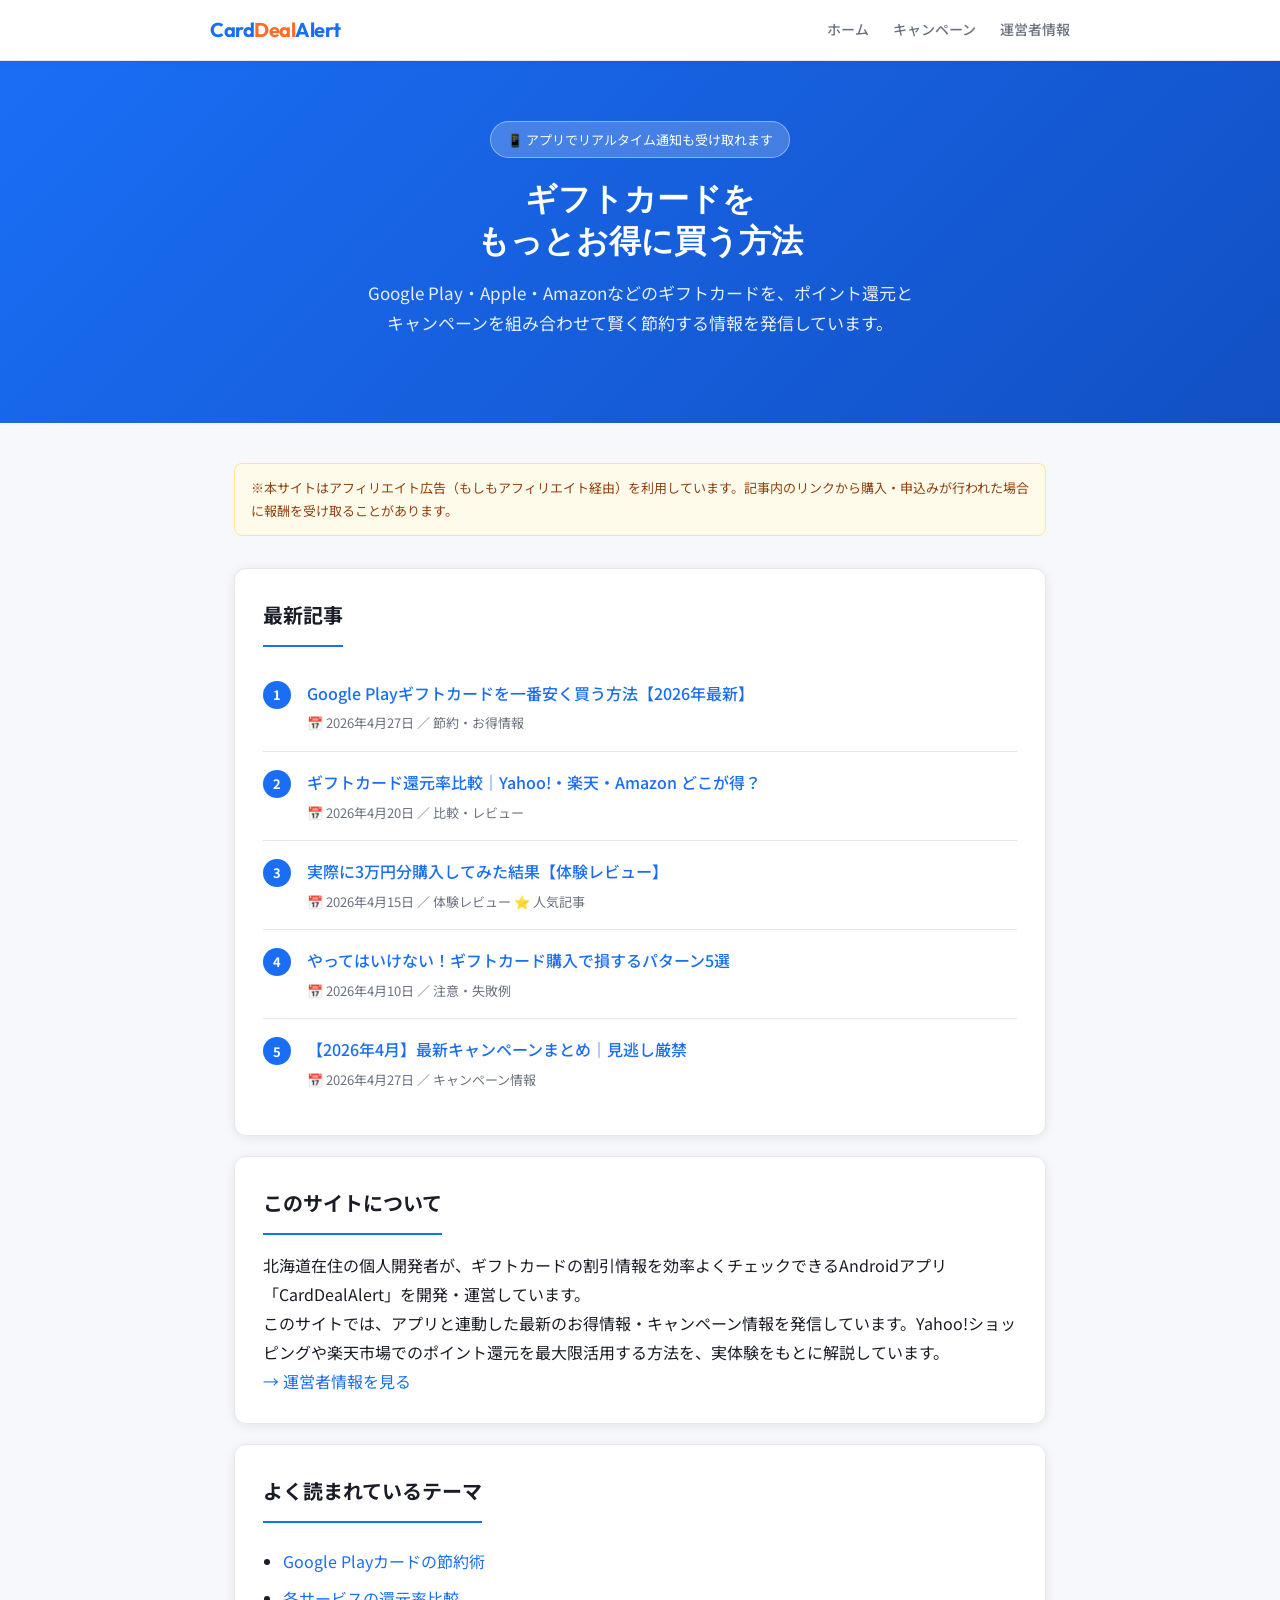
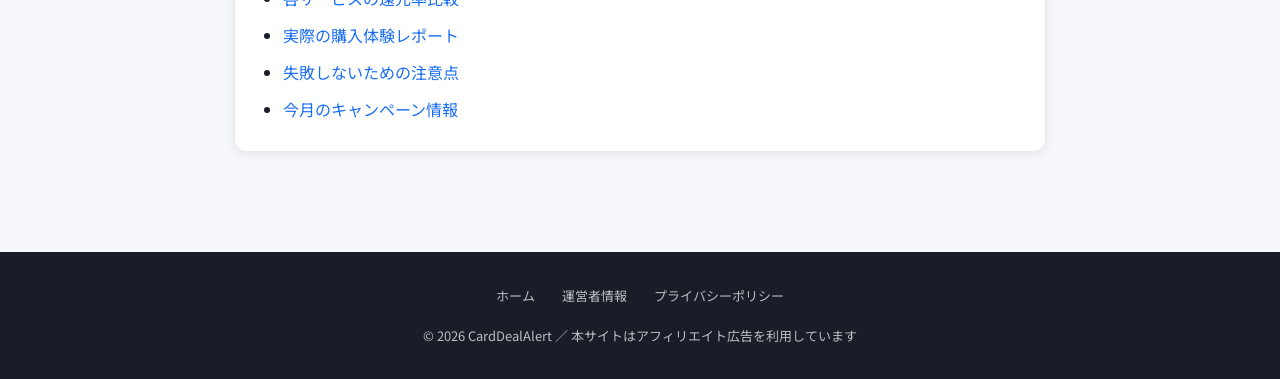
<file: index.html>
<!DOCTYPE html>
<html lang="ja">
<head>
<meta charset="UTF-8">
<meta name="viewport" content="width=device-width, initial-scale=1.0">
<title>CardDealAlert｜ギフトカードをお得に買う方法</title>
<meta name="description" content="Google PlayギフトカードやAppleギフトカードなど、デジタルギフトカードをお得に購入する方法を実体験ベースで解説。キャンペーン情報もまとめています。">
<link rel="stylesheet" href="style.css">
</head>
<body>

<header>
  <div class="header-inner">
    <div class="logo">Card<span>Deal</span>Alert</div>
    <nav>
      <a href="index.html">ホーム</a>
      <a href="article5.html">キャンペーン</a>
      <a href="about.html">運営者情報</a>
    </nav>
  </div>
</header>

<section class="hero">
  <div class="badge">📱 アプリでリアルタイム通知も受け取れます</div>
  <h1>ギフトカードを<br>もっとお得に買う方法</h1>
  <p>Google Play・Apple・Amazonなどのギフトカードを、ポイント還元とキャンペーンを組み合わせて賢く節約する情報を発信しています。</p>
</section>

<div class="container">

  <div class="affiliate-note">
    ※本サイトはアフィリエイト広告（もしもアフィリエイト経由）を利用しています。記事内のリンクから購入・申込みが行われた場合に報酬を受け取ることがあります。
  </div>

  <div class="card">
    <h2>最新記事</h2>
    <ul class="article-list">
      <li>
        <div class="article-num">1</div>
        <div>
          <a href="article1.html">Google Playギフトカードを一番安く買う方法【2026年最新】</a>
          <div class="article-meta">📅 2026年4月27日 ／ 節約・お得情報</div>
        </div>
      </li>
      <li>
        <div class="article-num">2</div>
        <div>
          <a href="article2.html">ギフトカード還元率比較｜Yahoo!・楽天・Amazon どこが得？</a>
          <div class="article-meta">📅 2026年4月20日 ／ 比較・レビュー</div>
        </div>
      </li>
      <li>
        <div class="article-num">3</div>
        <div>
          <a href="article3.html">実際に3万円分購入してみた結果【体験レビュー】</a>
          <div class="article-meta">📅 2026年4月15日 ／ 体験レビュー ⭐ 人気記事</div>
        </div>
      </li>
      <li>
        <div class="article-num">4</div>
        <div>
          <a href="article4.html">やってはいけない！ギフトカード購入で損するパターン5選</a>
          <div class="article-meta">📅 2026年4月10日 ／ 注意・失敗例</div>
        </div>
      </li>
      <li>
        <div class="article-num">5</div>
        <div>
          <a href="article5.html">【2026年4月】最新キャンペーンまとめ｜見逃し厳禁</a>
          <div class="article-meta">📅 2026年4月27日 ／ キャンペーン情報</div>
        </div>
      </li>
    </ul>
  </div>

  <div class="card">
    <h2>このサイトについて</h2>
    <p>北海道在住の個人開発者が、ギフトカードの割引情報を効率よくチェックできるAndroidアプリ「CardDealAlert」を開発・運営しています。</p>
    <p>このサイトでは、アプリと連動した最新のお得情報・キャンペーン情報を発信しています。Yahoo!ショッピングや楽天市場でのポイント還元を最大限活用する方法を、実体験をもとに解説しています。</p>
    <p><a href="about.html">→ 運営者情報を見る</a></p>
  </div>

  <div class="card">
    <h2>よく読まれているテーマ</h2>
    <ul style="padding-left:20px; margin-top:8px;">
      <li style="margin-bottom:8px;"><a href="article1.html">Google Playカードの節約術</a></li>
      <li style="margin-bottom:8px;"><a href="article2.html">各サービスの還元率比較</a></li>
      <li style="margin-bottom:8px;"><a href="article3.html">実際の購入体験レポート</a></li>
      <li style="margin-bottom:8px;"><a href="article4.html">失敗しないための注意点</a></li>
      <li><a href="article5.html">今月のキャンペーン情報</a></li>
    </ul>
  </div>

</div>

<footer>
  <div class="footer-links">
    <a href="index.html">ホーム</a>
    <a href="about.html">運営者情報</a>
    <a href="privacy.html">プライバシーポリシー</a>
  </div>
  <p>© 2026 CardDealAlert ／ 本サイトはアフィリエイト広告を利用しています</p>
</footer>

</body>
</html>
</file>
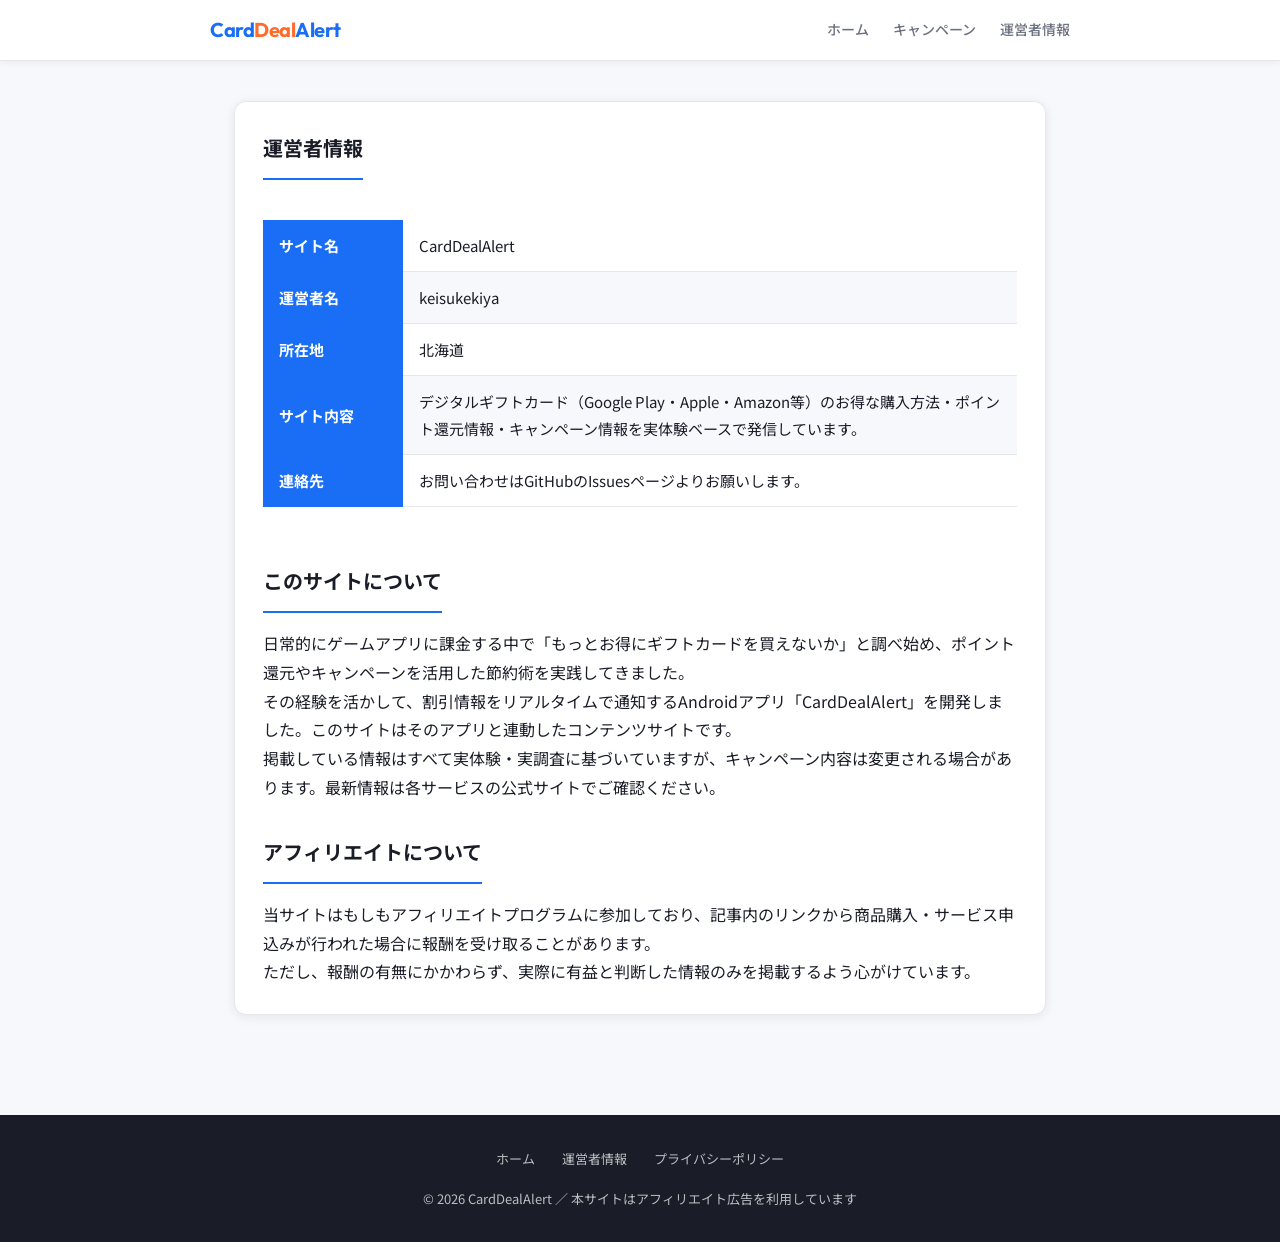
<file: about.html>
<!DOCTYPE html>
<html lang="ja">
<head>
<meta charset="UTF-8">
<meta name="viewport" content="width=device-width, initial-scale=1.0">
<title>運営者情報｜CardDealAlert</title>
<meta name="description" content="CardDealAlertの運営者情報です。個人開発者がギフトカードのお得情報を実体験ベースで発信しています。">
<link rel="stylesheet" href="style.css">
</head>
<body>

<header>
  <div class="header-inner">
    <div class="logo"><a href="index.html" style="color:inherit;text-decoration:none;">Card<span>Deal</span>Alert</a></div>
    <nav>
      <a href="index.html">ホーム</a>
      <a href="article5.html">キャンペーン</a>
      <a href="about.html">運営者情報</a>
    </nav>
  </div>
</header>

<div class="container">
  <div class="card">
    <h2>運営者情報</h2>

    <table>
      <tr><th style="width:140px;">サイト名</th><td>CardDealAlert</td></tr>
      <tr><th>運営者名</th><td>keisukekiya</td></tr>
      <tr><th>所在地</th><td>北海道</td></tr>
      <tr><th>サイト内容</th><td>デジタルギフトカード（Google Play・Apple・Amazon等）のお得な購入方法・ポイント還元情報・キャンペーン情報を実体験ベースで発信しています。</td></tr>
      <tr><th>連絡先</th><td>お問い合わせはGitHubのIssuesページよりお願いします。</td></tr>
    </table>

    <h2 style="margin-top:32px;">このサイトについて</h2>
    <p>日常的にゲームアプリに課金する中で「もっとお得にギフトカードを買えないか」と調べ始め、ポイント還元やキャンペーンを活用した節約術を実践してきました。</p>
    <p>その経験を活かして、割引情報をリアルタイムで通知するAndroidアプリ「CardDealAlert」を開発しました。このサイトはそのアプリと連動したコンテンツサイトです。</p>
    <p>掲載している情報はすべて実体験・実調査に基づいていますが、キャンペーン内容は変更される場合があります。最新情報は各サービスの公式サイトでご確認ください。</p>

    <h2 style="margin-top:32px;">アフィリエイトについて</h2>
    <p>当サイトはもしもアフィリエイトプログラムに参加しており、記事内のリンクから商品購入・サービス申込みが行われた場合に報酬を受け取ることがあります。</p>
    <p>ただし、報酬の有無にかかわらず、実際に有益と判断した情報のみを掲載するよう心がけています。</p>
  </div>
</div>

<footer>
  <div class="footer-links">
    <a href="index.html">ホーム</a>
    <a href="about.html">運営者情報</a>
    <a href="privacy.html">プライバシーポリシー</a>
  </div>
  <p>© 2026 CardDealAlert ／ 本サイトはアフィリエイト広告を利用しています</p>
</footer>

</body>
</html>
</file>
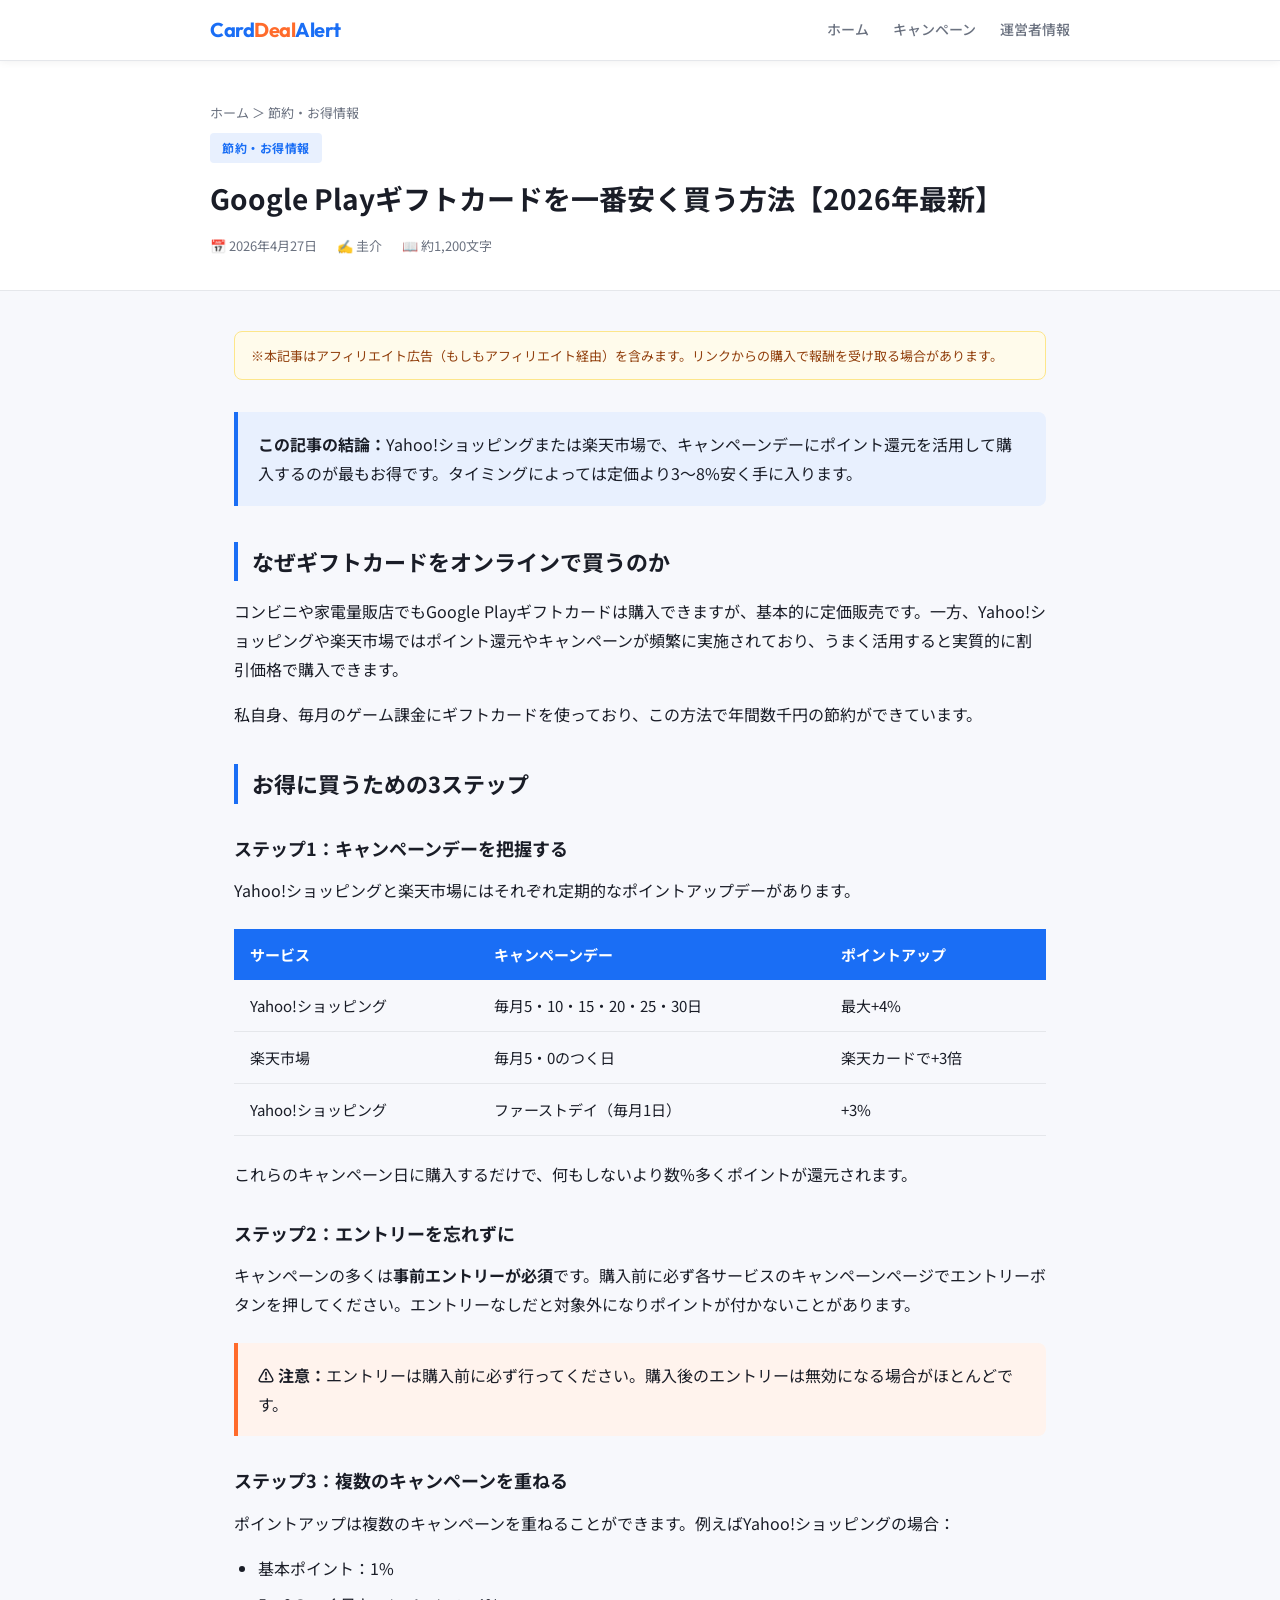
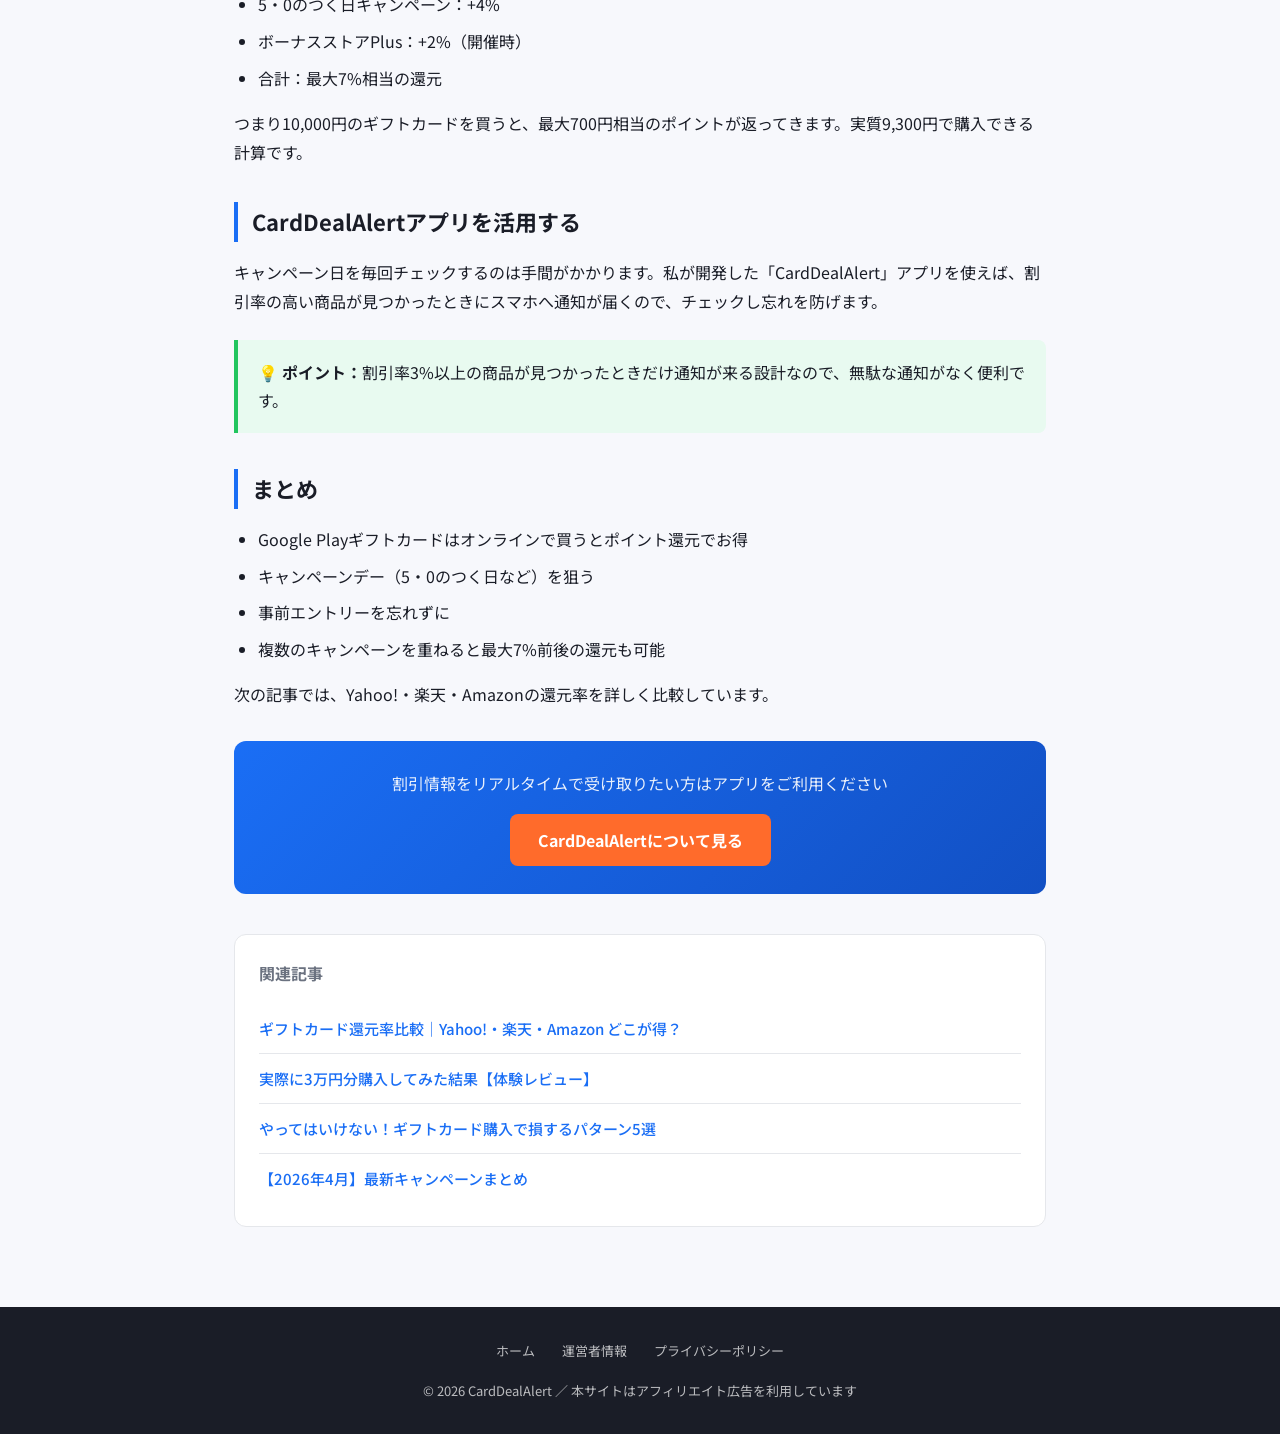
<file: article1.html>
<!DOCTYPE html>
<html lang="ja">
<head>
<meta charset="UTF-8">
<meta name="viewport" content="width=device-width, initial-scale=1.0">
<title>Google Playギフトカードを一番安く買う方法【2026年最新】｜CardDealAlert</title>
<meta name="description" content="Google PlayギフトカードをYahoo!ショッピングや楽天市場でお得に購入する方法を解説。ポイント還元・キャンペーンを組み合わせて最大数%節約する手順を紹介。">
<link rel="stylesheet" href="style.css">
</head>
<body>

<header>
  <div class="header-inner">
    <div class="logo"><a href="index.html" style="color:inherit;text-decoration:none;">Card<span>Deal</span>Alert</a></div>
    <nav>
      <a href="index.html">ホーム</a>
      <a href="article5.html">キャンペーン</a>
      <a href="about.html">運営者情報</a>
    </nav>
  </div>
</header>

<div class="article-header">
  <div class="article-header-inner">
    <div class="breadcrumb"><a href="index.html">ホーム</a> ＞ 節約・お得情報</div>
    <div class="article-tag">節約・お得情報</div>
    <h1>Google Playギフトカードを一番安く買う方法【2026年最新】</h1>
    <div class="article-meta-row">
      <span>📅 2026年4月27日</span>
      <span>✍️ 圭介</span>
      <span>📖 約1,200文字</span>
    </div>
  </div>
</div>

<div class="container">

  <div class="affiliate-note">
    ※本記事はアフィリエイト広告（もしもアフィリエイト経由）を含みます。リンクからの購入で報酬を受け取る場合があります。
  </div>

  <div class="article-body">

    <div class="highlight-box">
      <strong>この記事の結論：</strong>Yahoo!ショッピングまたは楽天市場で、キャンペーンデーにポイント還元を活用して購入するのが最もお得です。タイミングによっては定価より3〜8%安く手に入ります。
    </div>

    <h2>なぜギフトカードをオンラインで買うのか</h2>
    <p>コンビニや家電量販店でもGoogle Playギフトカードは購入できますが、基本的に定価販売です。一方、Yahoo!ショッピングや楽天市場ではポイント還元やキャンペーンが頻繁に実施されており、うまく活用すると実質的に割引価格で購入できます。</p>
    <p>私自身、毎月のゲーム課金にギフトカードを使っており、この方法で年間数千円の節約ができています。</p>

    <h2>お得に買うための3ステップ</h2>

    <h3>ステップ1：キャンペーンデーを把握する</h3>
    <p>Yahoo!ショッピングと楽天市場にはそれぞれ定期的なポイントアップデーがあります。</p>
    <table>
      <tr><th>サービス</th><th>キャンペーンデー</th><th>ポイントアップ</th></tr>
      <tr><td>Yahoo!ショッピング</td><td>毎月5・10・15・20・25・30日</td><td>最大+4%</td></tr>
      <tr><td>楽天市場</td><td>毎月5・0のつく日</td><td>楽天カードで+3倍</td></tr>
      <tr><td>Yahoo!ショッピング</td><td>ファーストデイ（毎月1日）</td><td>+3%</td></tr>
    </table>
    <p>これらのキャンペーン日に購入するだけで、何もしないより数%多くポイントが還元されます。</p>

    <h3>ステップ2：エントリーを忘れずに</h3>
    <p>キャンペーンの多くは<strong>事前エントリーが必須</strong>です。購入前に必ず各サービスのキャンペーンページでエントリーボタンを押してください。エントリーなしだと対象外になりポイントが付かないことがあります。</p>

    <div class="highlight-box orange">
      <strong>⚠️ 注意：</strong>エントリーは購入前に必ず行ってください。購入後のエントリーは無効になる場合がほとんどです。
    </div>

    <h3>ステップ3：複数のキャンペーンを重ねる</h3>
    <p>ポイントアップは複数のキャンペーンを重ねることができます。例えばYahoo!ショッピングの場合：</p>
    <ul>
      <li>基本ポイント：1%</li>
      <li>5・0のつく日キャンペーン：+4%</li>
      <li>ボーナスストアPlus：+2%（開催時）</li>
      <li>合計：最大7%相当の還元</li>
    </ul>
    <p>つまり10,000円のギフトカードを買うと、最大700円相当のポイントが返ってきます。実質9,300円で購入できる計算です。</p>

    <h2>CardDealAlertアプリを活用する</h2>
    <p>キャンペーン日を毎回チェックするのは手間がかかります。私が開発した「CardDealAlert」アプリを使えば、割引率の高い商品が見つかったときにスマホへ通知が届くので、チェックし忘れを防げます。</p>

    <div class="highlight-box green">
      <strong>💡 ポイント：</strong>割引率3%以上の商品が見つかったときだけ通知が来る設計なので、無駄な通知がなく便利です。
    </div>

    <h2>まとめ</h2>
    <ul>
      <li>Google Playギフトカードはオンラインで買うとポイント還元でお得</li>
      <li>キャンペーンデー（5・0のつく日など）を狙う</li>
      <li>事前エントリーを忘れずに</li>
      <li>複数のキャンペーンを重ねると最大7%前後の還元も可能</li>
    </ul>
    <p>次の記事では、Yahoo!・楽天・Amazonの還元率を詳しく比較しています。</p>

    <div class="cta-box">
      <p>割引情報をリアルタイムで受け取りたい方はアプリをご利用ください</p>
      <a href="index.html" class="btn">CardDealAlertについて見る</a>
    </div>

  </div>

  <div class="related-articles">
    <h3>関連記事</h3>
    <ul>
      <li><a href="article2.html">ギフトカード還元率比較｜Yahoo!・楽天・Amazon どこが得？</a></li>
      <li><a href="article3.html">実際に3万円分購入してみた結果【体験レビュー】</a></li>
      <li><a href="article4.html">やってはいけない！ギフトカード購入で損するパターン5選</a></li>
      <li><a href="article5.html">【2026年4月】最新キャンペーンまとめ</a></li>
    </ul>
  </div>

</div>

<footer>
  <div class="footer-links">
    <a href="index.html">ホーム</a>
    <a href="about.html">運営者情報</a>
    <a href="privacy.html">プライバシーポリシー</a>
  </div>
  <p>© 2026 CardDealAlert ／ 本サイトはアフィリエイト広告を利用しています</p>
</footer>

</body>
</html>
</file>
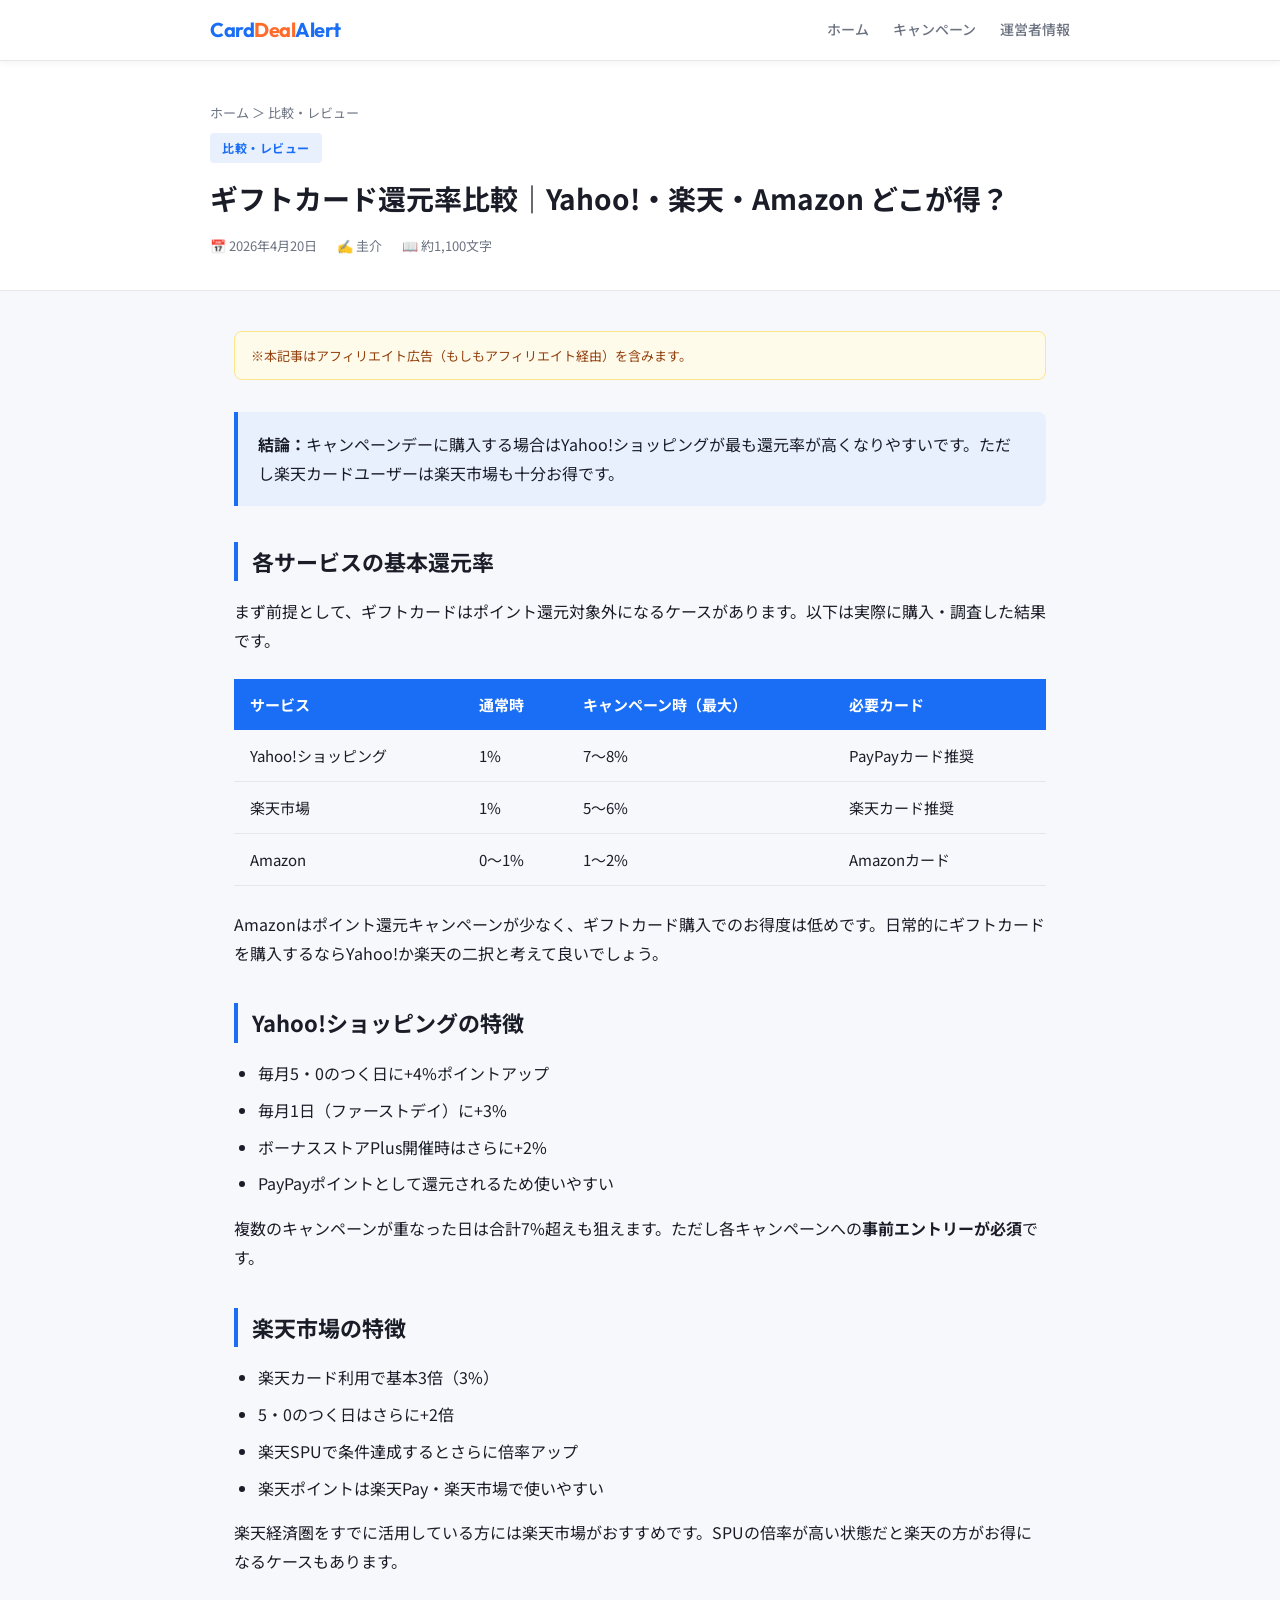
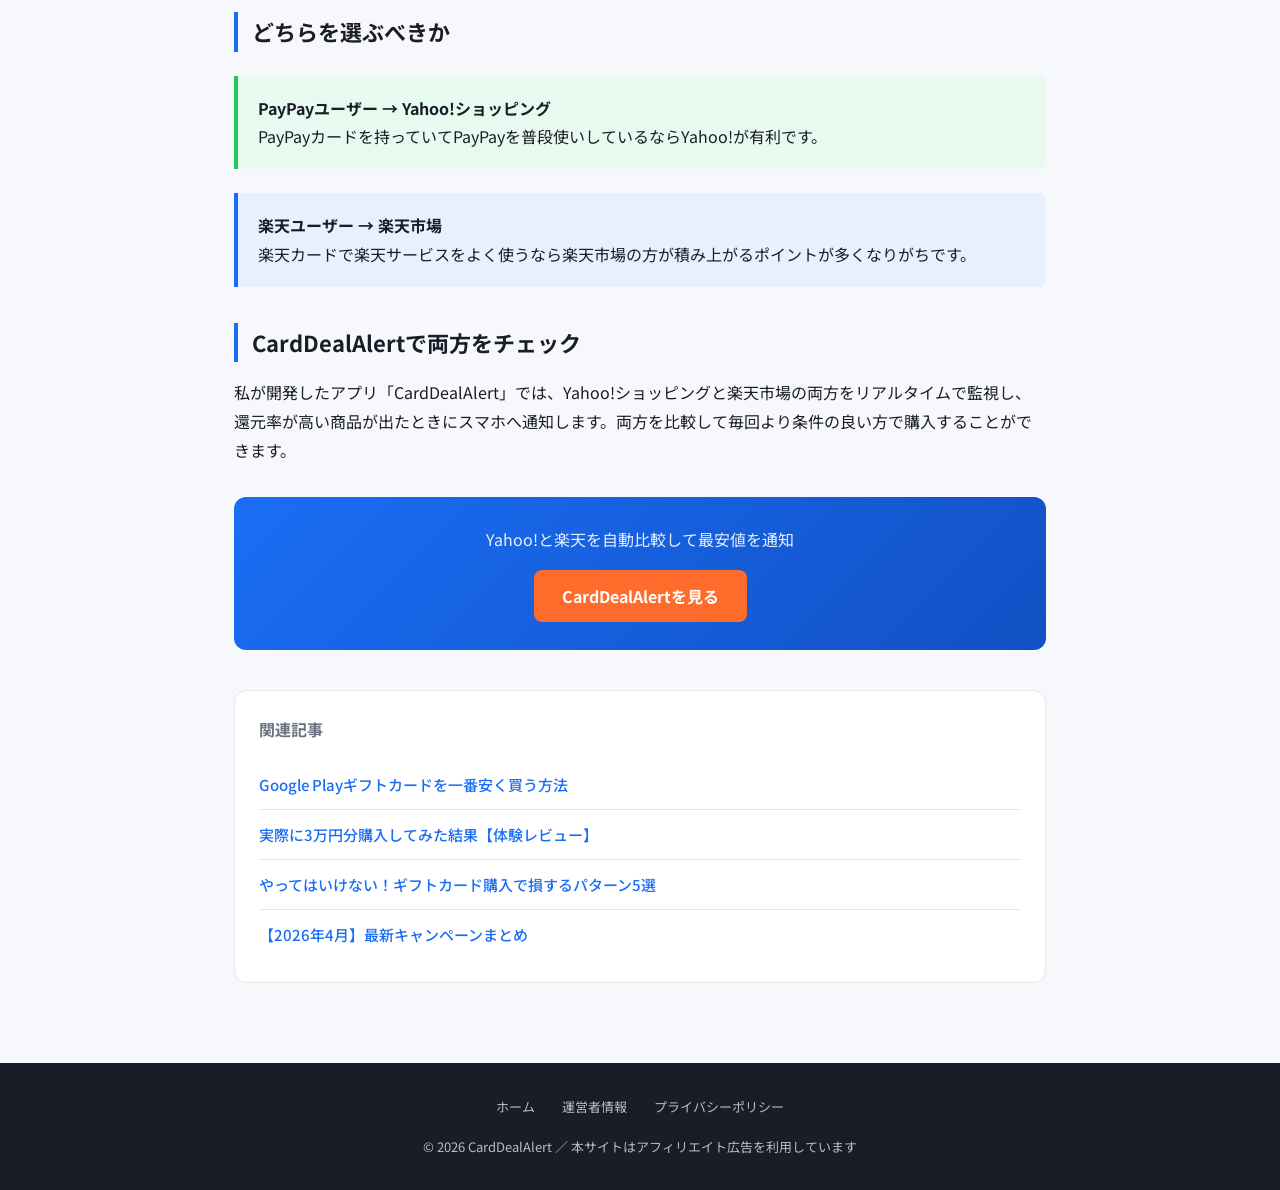
<file: article2.html>
<!DOCTYPE html>
<html lang="ja">
<head>
<meta charset="UTF-8">
<meta name="viewport" content="width=device-width, initial-scale=1.0">
<title>ギフトカード還元率比較｜Yahoo!・楽天・Amazon どこが得？｜CardDealAlert</title>
<meta name="description" content="Google PlayやAppleギフトカードをYahoo!ショッピング・楽天市場・Amazonで購入した場合の還元率を比較。条件別のお得度を徹底解説。">
<link rel="stylesheet" href="style.css">
</head>
<body>

<header>
  <div class="header-inner">
    <div class="logo"><a href="index.html" style="color:inherit;text-decoration:none;">Card<span>Deal</span>Alert</a></div>
    <nav>
      <a href="index.html">ホーム</a>
      <a href="article5.html">キャンペーン</a>
      <a href="about.html">運営者情報</a>
    </nav>
  </div>
</header>

<div class="article-header">
  <div class="article-header-inner">
    <div class="breadcrumb"><a href="index.html">ホーム</a> ＞ 比較・レビュー</div>
    <div class="article-tag">比較・レビュー</div>
    <h1>ギフトカード還元率比較｜Yahoo!・楽天・Amazon どこが得？</h1>
    <div class="article-meta-row">
      <span>📅 2026年4月20日</span>
      <span>✍️ 圭介</span>
      <span>📖 約1,100文字</span>
    </div>
  </div>
</div>

<div class="container">

  <div class="affiliate-note">
    ※本記事はアフィリエイト広告（もしもアフィリエイト経由）を含みます。
  </div>

  <div class="article-body">

    <div class="highlight-box">
      <strong>結論：</strong>キャンペーンデーに購入する場合はYahoo!ショッピングが最も還元率が高くなりやすいです。ただし楽天カードユーザーは楽天市場も十分お得です。
    </div>

    <h2>各サービスの基本還元率</h2>
    <p>まず前提として、ギフトカードはポイント還元対象外になるケースがあります。以下は実際に購入・調査した結果です。</p>

    <table>
      <tr><th>サービス</th><th>通常時</th><th>キャンペーン時（最大）</th><th>必要カード</th></tr>
      <tr><td>Yahoo!ショッピング</td><td>1%</td><td>7〜8%</td><td>PayPayカード推奨</td></tr>
      <tr><td>楽天市場</td><td>1%</td><td>5〜6%</td><td>楽天カード推奨</td></tr>
      <tr><td>Amazon</td><td>0〜1%</td><td>1〜2%</td><td>Amazonカード</td></tr>
    </table>

    <p>Amazonはポイント還元キャンペーンが少なく、ギフトカード購入でのお得度は低めです。日常的にギフトカードを購入するならYahoo!か楽天の二択と考えて良いでしょう。</p>

    <h2>Yahoo!ショッピングの特徴</h2>
    <ul>
      <li>毎月5・0のつく日に+4%ポイントアップ</li>
      <li>毎月1日（ファーストデイ）に+3%</li>
      <li>ボーナスストアPlus開催時はさらに+2%</li>
      <li>PayPayポイントとして還元されるため使いやすい</li>
    </ul>
    <p>複数のキャンペーンが重なった日は合計7%超えも狙えます。ただし各キャンペーンへの<strong>事前エントリーが必須</strong>です。</p>

    <h2>楽天市場の特徴</h2>
    <ul>
      <li>楽天カード利用で基本3倍（3%）</li>
      <li>5・0のつく日はさらに+2倍</li>
      <li>楽天SPUで条件達成するとさらに倍率アップ</li>
      <li>楽天ポイントは楽天Pay・楽天市場で使いやすい</li>
    </ul>
    <p>楽天経済圏をすでに活用している方には楽天市場がおすすめです。SPUの倍率が高い状態だと楽天の方がお得になるケースもあります。</p>

    <h2>どちらを選ぶべきか</h2>
    <div class="highlight-box green">
      <strong>PayPayユーザー → Yahoo!ショッピング</strong><br>
      PayPayカードを持っていてPayPayを普段使いしているならYahoo!が有利です。
    </div>
    <div class="highlight-box" style="margin-top:12px;">
      <strong>楽天ユーザー → 楽天市場</strong><br>
      楽天カードで楽天サービスをよく使うなら楽天市場の方が積み上がるポイントが多くなりがちです。
    </div>

    <h2>CardDealAlertで両方をチェック</h2>
    <p>私が開発したアプリ「CardDealAlert」では、Yahoo!ショッピングと楽天市場の両方をリアルタイムで監視し、還元率が高い商品が出たときにスマホへ通知します。両方を比較して毎回より条件の良い方で購入することができます。</p>

    <div class="cta-box">
      <p>Yahoo!と楽天を自動比較して最安値を通知</p>
      <a href="index.html" class="btn">CardDealAlertを見る</a>
    </div>

  </div>

  <div class="related-articles">
    <h3>関連記事</h3>
    <ul>
      <li><a href="article1.html">Google Playギフトカードを一番安く買う方法</a></li>
      <li><a href="article3.html">実際に3万円分購入してみた結果【体験レビュー】</a></li>
      <li><a href="article4.html">やってはいけない！ギフトカード購入で損するパターン5選</a></li>
      <li><a href="article5.html">【2026年4月】最新キャンペーンまとめ</a></li>
    </ul>
  </div>

</div>

<footer>
  <div class="footer-links">
    <a href="index.html">ホーム</a>
    <a href="about.html">運営者情報</a>
    <a href="privacy.html">プライバシーポリシー</a>
  </div>
  <p>© 2026 CardDealAlert ／ 本サイトはアフィリエイト広告を利用しています</p>
</footer>

</body>
</html>
</file>
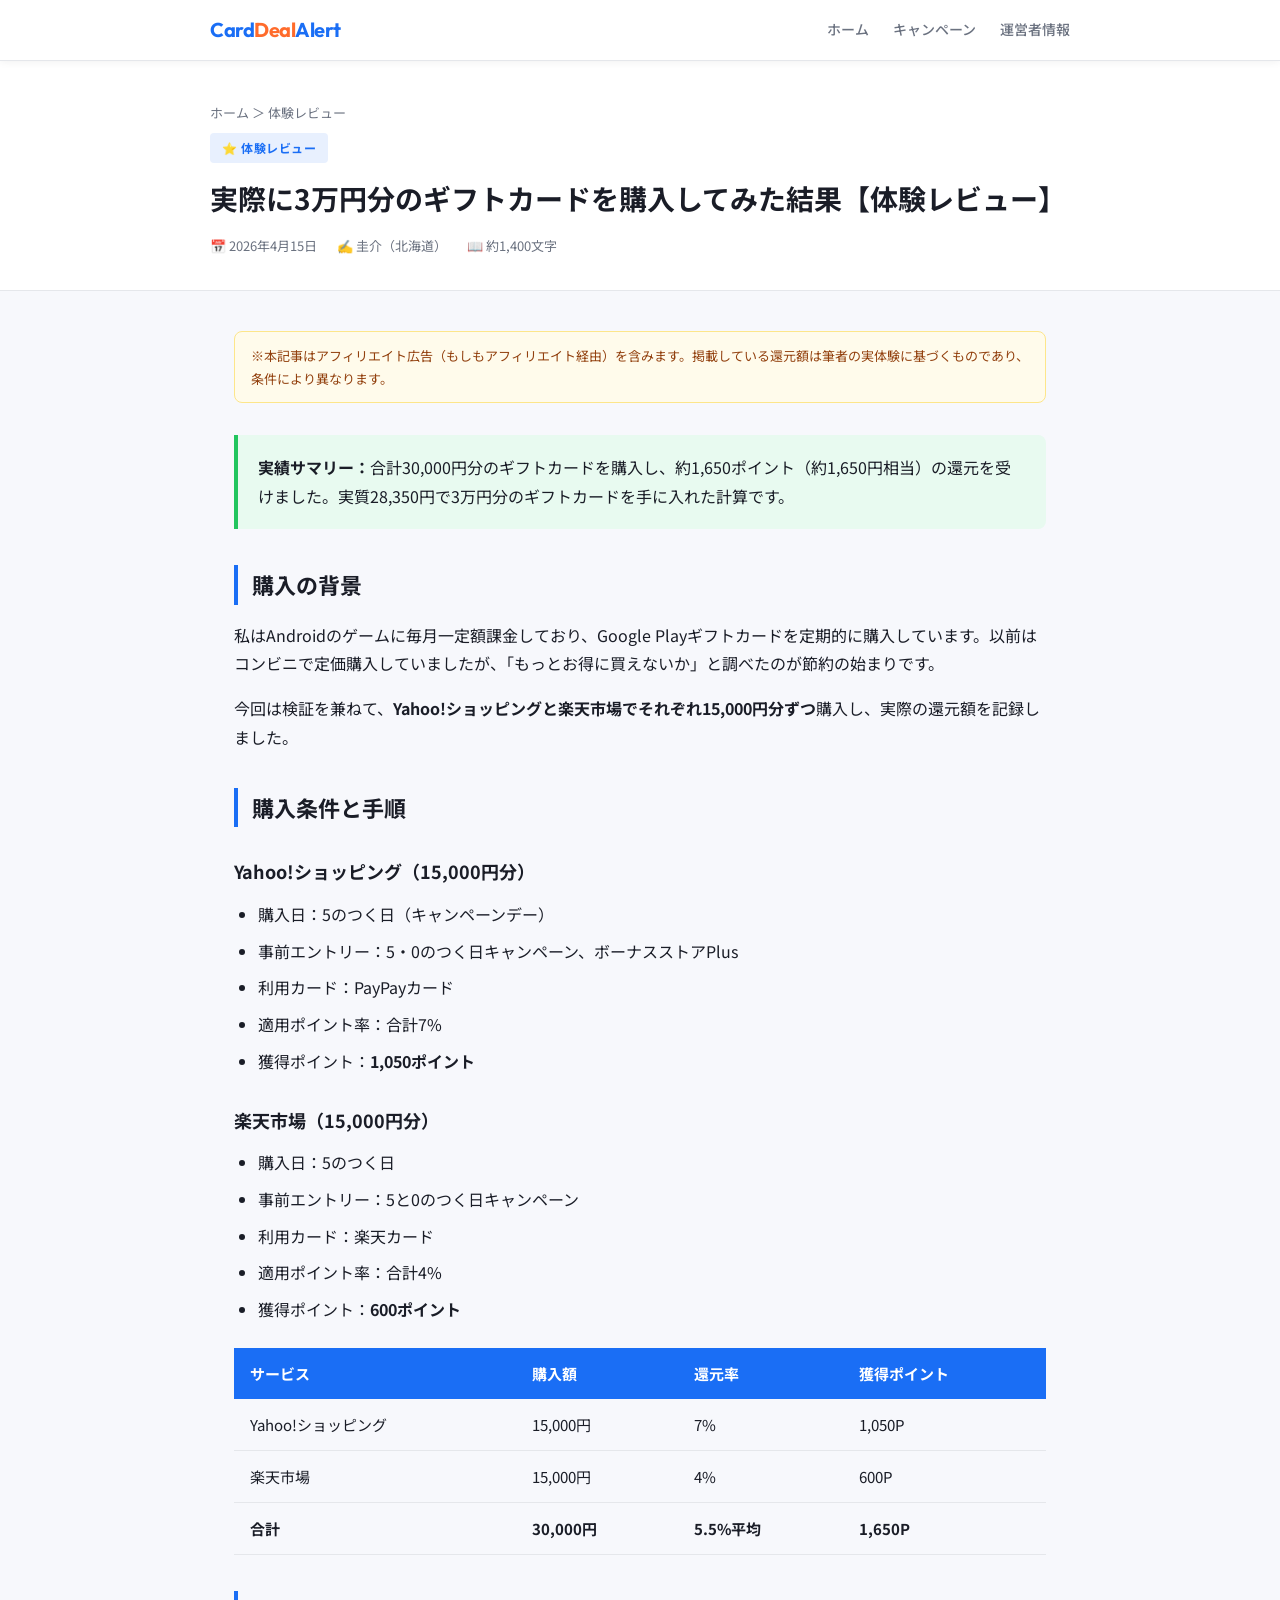
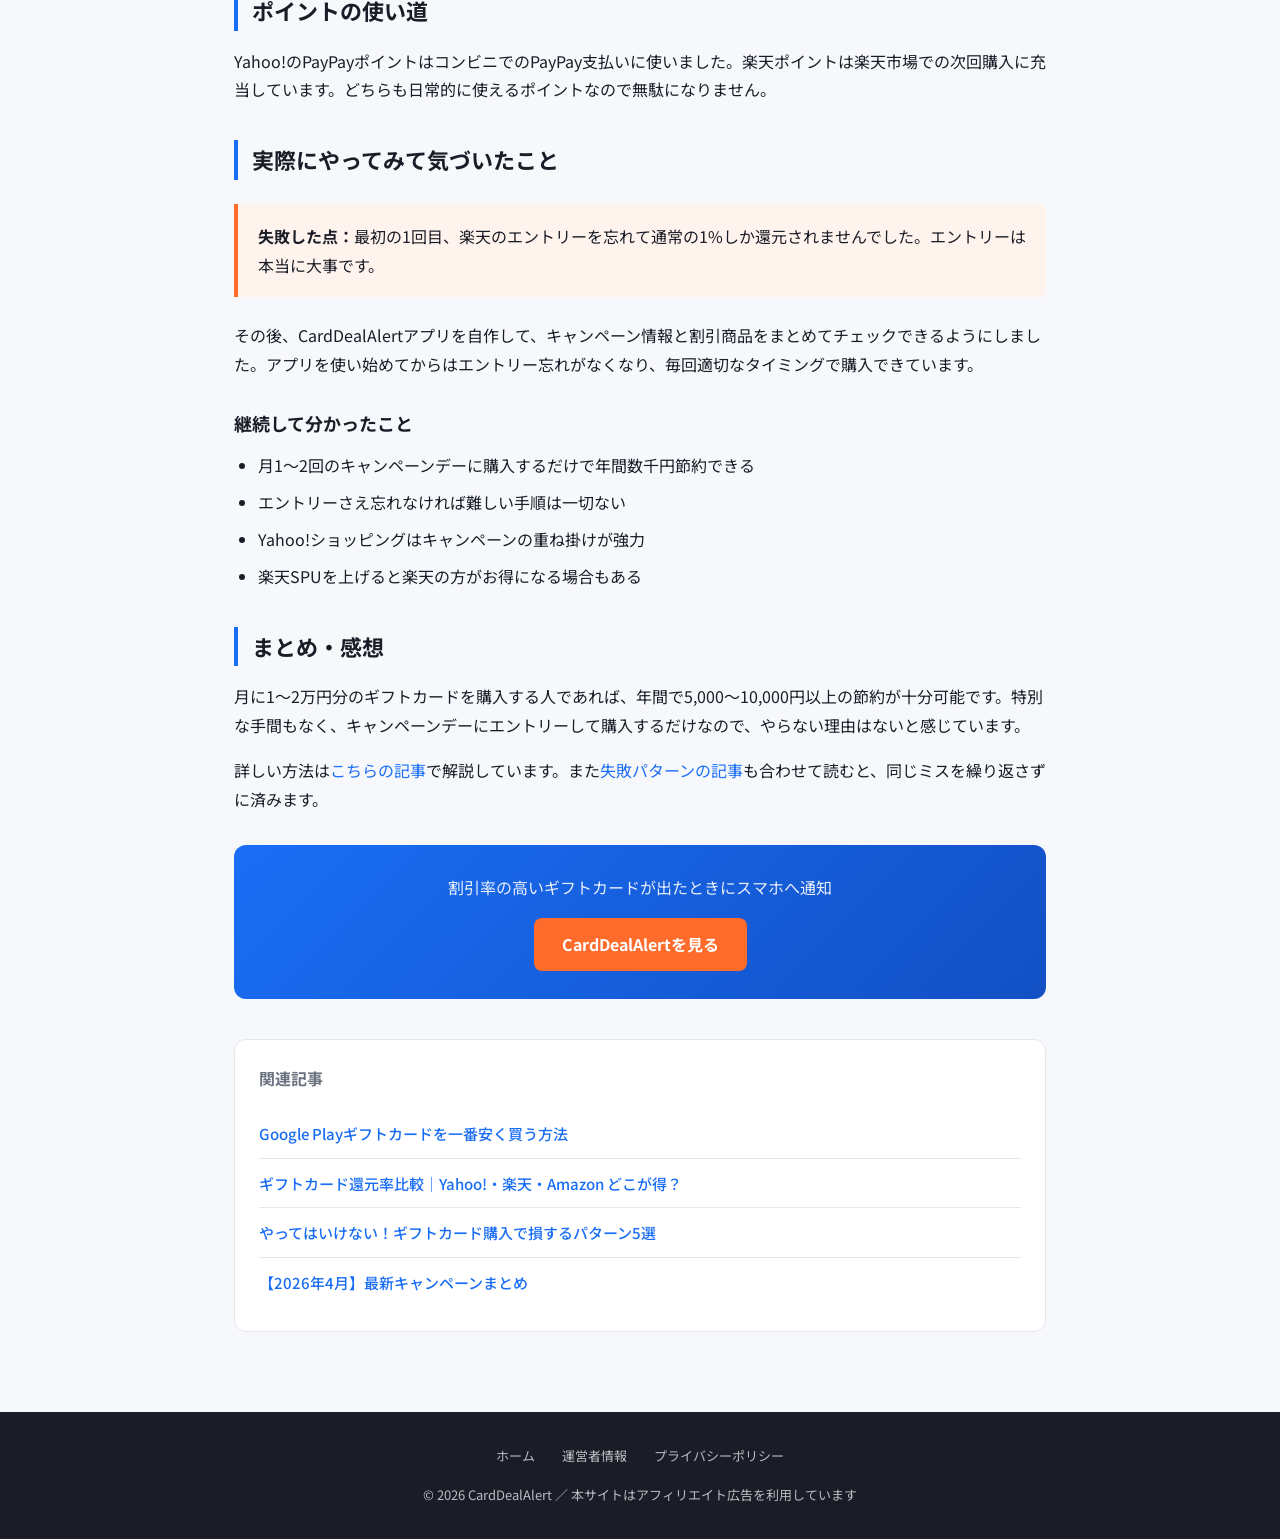
<file: article3.html>
<!DOCTYPE html>
<html lang="ja">
<head>
<meta charset="UTF-8">
<meta name="viewport" content="width=device-width, initial-scale=1.0">
<title>実際に3万円分のギフトカードを購入してみた結果【体験レビュー】｜CardDealAlert</title>
<meta name="description" content="Yahoo!ショッピングと楽天市場でギフトカードを3万円分購入した実体験レポート。実際の還元ポイント・手順・注意点を詳しく解説します。">
<link rel="stylesheet" href="style.css">
</head>
<body>

<header>
  <div class="header-inner">
    <div class="logo"><a href="index.html" style="color:inherit;text-decoration:none;">Card<span>Deal</span>Alert</a></div>
    <nav>
      <a href="index.html">ホーム</a>
      <a href="article5.html">キャンペーン</a>
      <a href="about.html">運営者情報</a>
    </nav>
  </div>
</header>

<div class="article-header">
  <div class="article-header-inner">
    <div class="breadcrumb"><a href="index.html">ホーム</a> ＞ 体験レビュー</div>
    <div class="article-tag">⭐ 体験レビュー</div>
    <h1>実際に3万円分のギフトカードを購入してみた結果【体験レビュー】</h1>
    <div class="article-meta-row">
      <span>📅 2026年4月15日</span>
      <span>✍️ 圭介（北海道）</span>
      <span>📖 約1,400文字</span>
    </div>
  </div>
</div>

<div class="container">

  <div class="affiliate-note">
    ※本記事はアフィリエイト広告（もしもアフィリエイト経由）を含みます。掲載している還元額は筆者の実体験に基づくものであり、条件により異なります。
  </div>

  <div class="article-body">

    <div class="highlight-box green">
      <strong>実績サマリー：</strong>合計30,000円分のギフトカードを購入し、約1,650ポイント（約1,650円相当）の還元を受けました。実質28,350円で3万円分のギフトカードを手に入れた計算です。
    </div>

    <h2>購入の背景</h2>
    <p>私はAndroidのゲームに毎月一定額課金しており、Google Playギフトカードを定期的に購入しています。以前はコンビニで定価購入していましたが、「もっとお得に買えないか」と調べたのが節約の始まりです。</p>
    <p>今回は検証を兼ねて、<strong>Yahoo!ショッピングと楽天市場でそれぞれ15,000円分ずつ</strong>購入し、実際の還元額を記録しました。</p>

    <h2>購入条件と手順</h2>
    <h3>Yahoo!ショッピング（15,000円分）</h3>
    <ul>
      <li>購入日：5のつく日（キャンペーンデー）</li>
      <li>事前エントリー：5・0のつく日キャンペーン、ボーナスストアPlus</li>
      <li>利用カード：PayPayカード</li>
      <li>適用ポイント率：合計7%</li>
      <li>獲得ポイント：<strong>1,050ポイント</strong></li>
    </ul>

    <h3>楽天市場（15,000円分）</h3>
    <ul>
      <li>購入日：5のつく日</li>
      <li>事前エントリー：5と0のつく日キャンペーン</li>
      <li>利用カード：楽天カード</li>
      <li>適用ポイント率：合計4%</li>
      <li>獲得ポイント：<strong>600ポイント</strong></li>
    </ul>

    <table>
      <tr><th>サービス</th><th>購入額</th><th>還元率</th><th>獲得ポイント</th></tr>
      <tr><td>Yahoo!ショッピング</td><td>15,000円</td><td>7%</td><td>1,050P</td></tr>
      <tr><td>楽天市場</td><td>15,000円</td><td>4%</td><td>600P</td></tr>
      <tr><td><strong>合計</strong></td><td><strong>30,000円</strong></td><td><strong>5.5%平均</strong></td><td><strong>1,650P</strong></td></tr>
    </table>

    <h2>ポイントの使い道</h2>
    <p>Yahoo!のPayPayポイントはコンビニでのPayPay支払いに使いました。楽天ポイントは楽天市場での次回購入に充当しています。どちらも日常的に使えるポイントなので無駄になりません。</p>

    <h2>実際にやってみて気づいたこと</h2>

    <div class="highlight-box orange">
      <strong>失敗した点：</strong>最初の1回目、楽天のエントリーを忘れて通常の1%しか還元されませんでした。エントリーは本当に大事です。
    </div>

    <p>その後、CardDealAlertアプリを自作して、キャンペーン情報と割引商品をまとめてチェックできるようにしました。アプリを使い始めてからはエントリー忘れがなくなり、毎回適切なタイミングで購入できています。</p>

    <h3>継続して分かったこと</h3>
    <ul>
      <li>月1〜2回のキャンペーンデーに購入するだけで年間数千円節約できる</li>
      <li>エントリーさえ忘れなければ難しい手順は一切ない</li>
      <li>Yahoo!ショッピングはキャンペーンの重ね掛けが強力</li>
      <li>楽天SPUを上げると楽天の方がお得になる場合もある</li>
    </ul>

    <h2>まとめ・感想</h2>
    <p>月に1〜2万円分のギフトカードを購入する人であれば、年間で5,000〜10,000円以上の節約が十分可能です。特別な手間もなく、キャンペーンデーにエントリーして購入するだけなので、やらない理由はないと感じています。</p>
    <p>詳しい方法は<a href="article1.html">こちらの記事</a>で解説しています。また<a href="article4.html">失敗パターンの記事</a>も合わせて読むと、同じミスを繰り返さずに済みます。</p>

    <div class="cta-box">
      <p>割引率の高いギフトカードが出たときにスマホへ通知</p>
      <a href="index.html" class="btn">CardDealAlertを見る</a>
    </div>

  </div>

  <div class="related-articles">
    <h3>関連記事</h3>
    <ul>
      <li><a href="article1.html">Google Playギフトカードを一番安く買う方法</a></li>
      <li><a href="article2.html">ギフトカード還元率比較｜Yahoo!・楽天・Amazon どこが得？</a></li>
      <li><a href="article4.html">やってはいけない！ギフトカード購入で損するパターン5選</a></li>
      <li><a href="article5.html">【2026年4月】最新キャンペーンまとめ</a></li>
    </ul>
  </div>

</div>

<footer>
  <div class="footer-links">
    <a href="index.html">ホーム</a>
    <a href="about.html">運営者情報</a>
    <a href="privacy.html">プライバシーポリシー</a>
  </div>
  <p>© 2026 CardDealAlert ／ 本サイトはアフィリエイト広告を利用しています</p>
</footer>

</body>
</html>
</file>
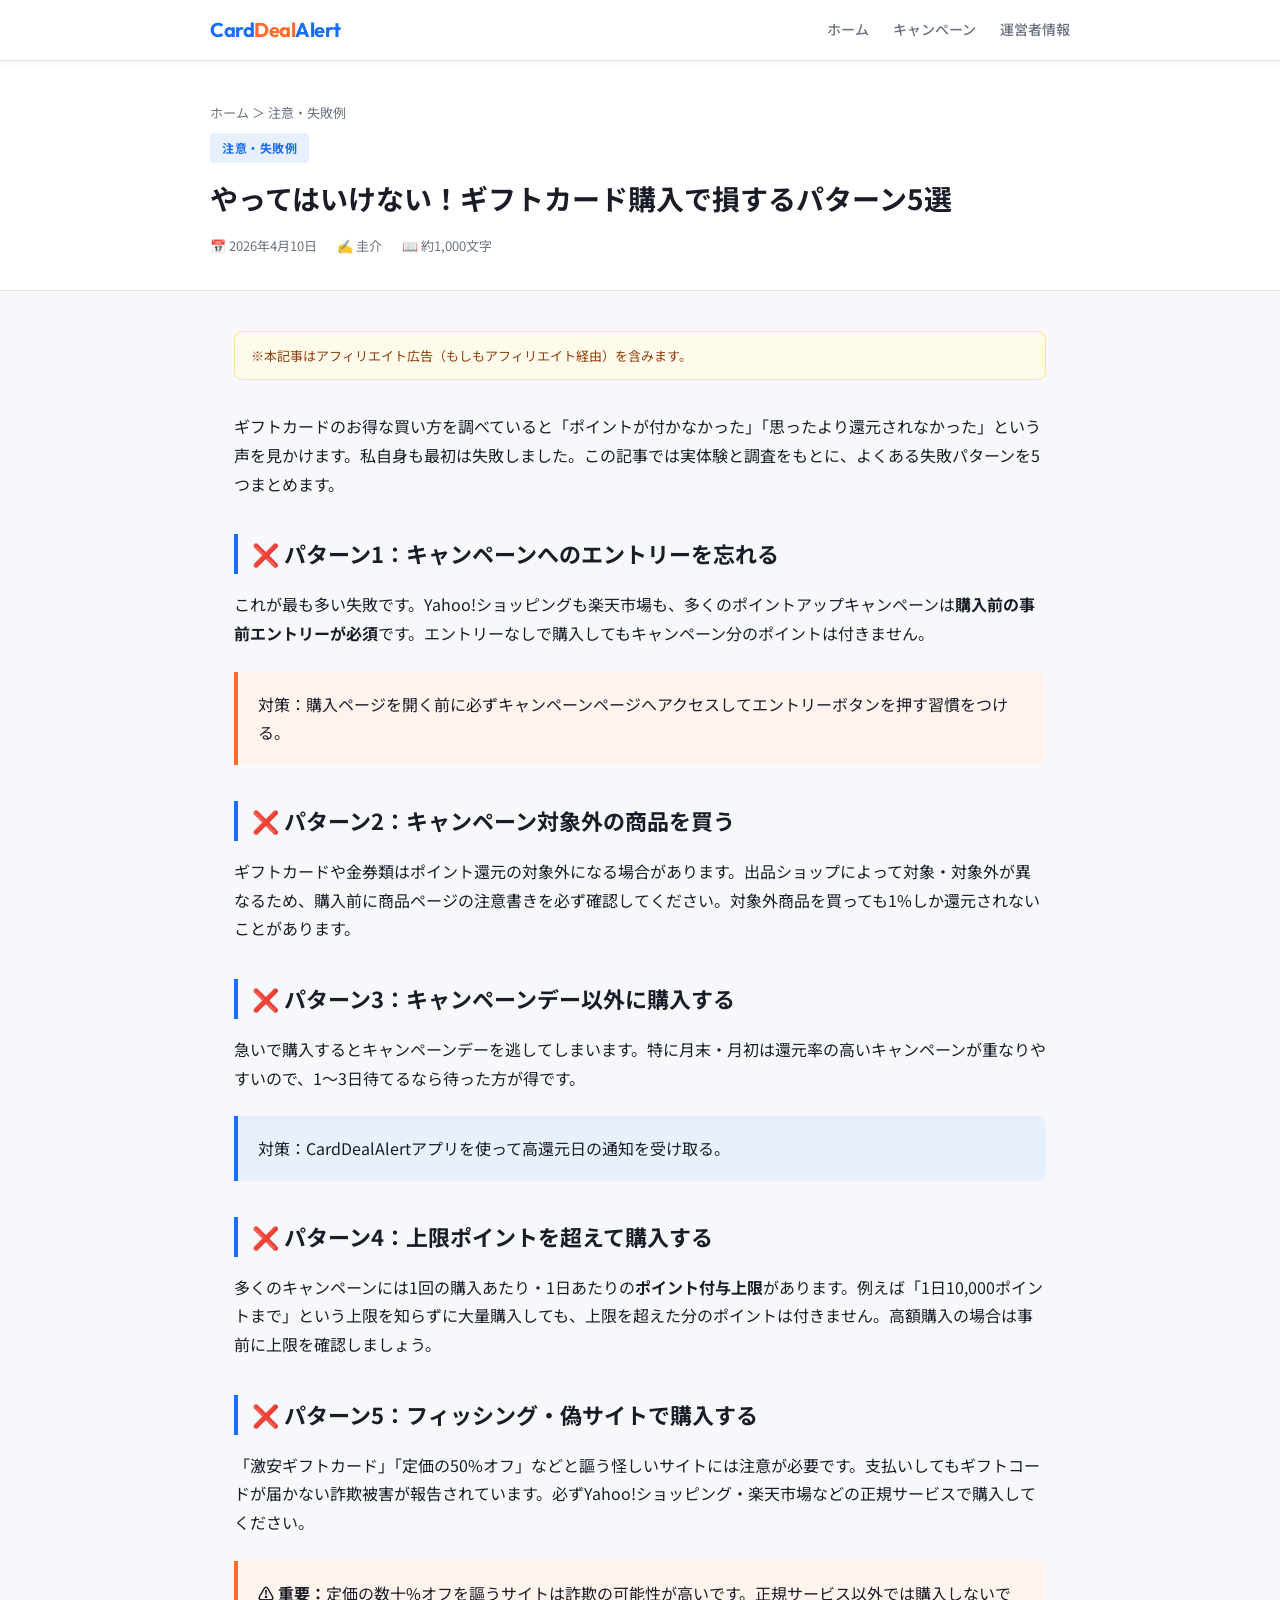
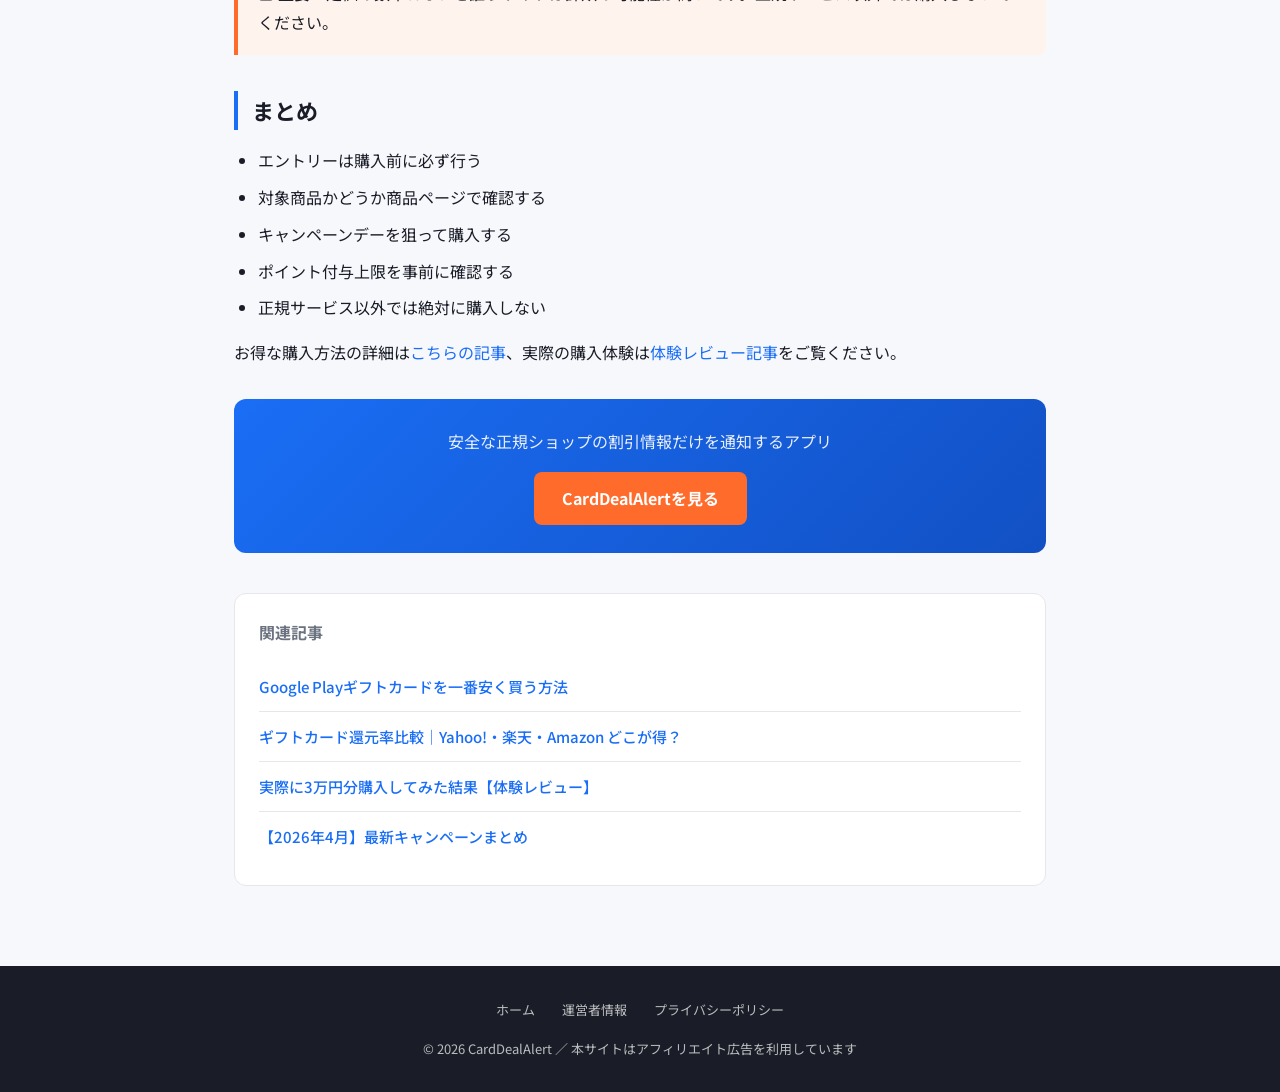
<file: article4.html>
<!DOCTYPE html>
<html lang="ja">
<head>
<meta charset="UTF-8">
<meta name="viewport" content="width=device-width, initial-scale=1.0">
<title>やってはいけない！ギフトカード購入で損するパターン5選｜CardDealAlert</title>
<meta name="description" content="ギフトカードをオンラインで購入する際によくある失敗例を5つ紹介。エントリー忘れ・条件未達・対象外商品など実体験から学んだ注意点をまとめました。">
<link rel="stylesheet" href="style.css">
</head>
<body>

<header>
  <div class="header-inner">
    <div class="logo"><a href="index.html" style="color:inherit;text-decoration:none;">Card<span>Deal</span>Alert</a></div>
    <nav>
      <a href="index.html">ホーム</a>
      <a href="article5.html">キャンペーン</a>
      <a href="about.html">運営者情報</a>
    </nav>
  </div>
</header>

<div class="article-header">
  <div class="article-header-inner">
    <div class="breadcrumb"><a href="index.html">ホーム</a> ＞ 注意・失敗例</div>
    <div class="article-tag">注意・失敗例</div>
    <h1>やってはいけない！ギフトカード購入で損するパターン5選</h1>
    <div class="article-meta-row">
      <span>📅 2026年4月10日</span>
      <span>✍️ 圭介</span>
      <span>📖 約1,000文字</span>
    </div>
  </div>
</div>

<div class="container">

  <div class="affiliate-note">
    ※本記事はアフィリエイト広告（もしもアフィリエイト経由）を含みます。
  </div>

  <div class="article-body">

    <p>ギフトカードのお得な買い方を調べていると「ポイントが付かなかった」「思ったより還元されなかった」という声を見かけます。私自身も最初は失敗しました。この記事では実体験と調査をもとに、よくある失敗パターンを5つまとめます。</p>

    <h2>❌ パターン1：キャンペーンへのエントリーを忘れる</h2>
    <p>これが最も多い失敗です。Yahoo!ショッピングも楽天市場も、多くのポイントアップキャンペーンは<strong>購入前の事前エントリーが必須</strong>です。エントリーなしで購入してもキャンペーン分のポイントは付きません。</p>
    <div class="highlight-box orange">
      対策：購入ページを開く前に必ずキャンペーンページへアクセスしてエントリーボタンを押す習慣をつける。
    </div>

    <h2>❌ パターン2：キャンペーン対象外の商品を買う</h2>
    <p>ギフトカードや金券類はポイント還元の対象外になる場合があります。出品ショップによって対象・対象外が異なるため、購入前に商品ページの注意書きを必ず確認してください。対象外商品を買っても1%しか還元されないことがあります。</p>

    <h2>❌ パターン3：キャンペーンデー以外に購入する</h2>
    <p>急いで購入するとキャンペーンデーを逃してしまいます。特に月末・月初は還元率の高いキャンペーンが重なりやすいので、1〜3日待てるなら待った方が得です。</p>
    <div class="highlight-box">
      対策：CardDealAlertアプリを使って高還元日の通知を受け取る。
    </div>

    <h2>❌ パターン4：上限ポイントを超えて購入する</h2>
    <p>多くのキャンペーンには1回の購入あたり・1日あたりの<strong>ポイント付与上限</strong>があります。例えば「1日10,000ポイントまで」という上限を知らずに大量購入しても、上限を超えた分のポイントは付きません。高額購入の場合は事前に上限を確認しましょう。</p>

    <h2>❌ パターン5：フィッシング・偽サイトで購入する</h2>
    <p>「激安ギフトカード」「定価の50%オフ」などと謳う怪しいサイトには注意が必要です。支払いしてもギフトコードが届かない詐欺被害が報告されています。必ずYahoo!ショッピング・楽天市場などの正規サービスで購入してください。</p>
    <div class="highlight-box orange">
      <strong>⚠️ 重要：</strong>定価の数十%オフを謳うサイトは詐欺の可能性が高いです。正規サービス以外では購入しないでください。
    </div>

    <h2>まとめ</h2>
    <ul>
      <li>エントリーは購入前に必ず行う</li>
      <li>対象商品かどうか商品ページで確認する</li>
      <li>キャンペーンデーを狙って購入する</li>
      <li>ポイント付与上限を事前に確認する</li>
      <li>正規サービス以外では絶対に購入しない</li>
    </ul>
    <p>お得な購入方法の詳細は<a href="article1.html">こちらの記事</a>、実際の購入体験は<a href="article3.html">体験レビュー記事</a>をご覧ください。</p>

    <div class="cta-box">
      <p>安全な正規ショップの割引情報だけを通知するアプリ</p>
      <a href="index.html" class="btn">CardDealAlertを見る</a>
    </div>

  </div>

  <div class="related-articles">
    <h3>関連記事</h3>
    <ul>
      <li><a href="article1.html">Google Playギフトカードを一番安く買う方法</a></li>
      <li><a href="article2.html">ギフトカード還元率比較｜Yahoo!・楽天・Amazon どこが得？</a></li>
      <li><a href="article3.html">実際に3万円分購入してみた結果【体験レビュー】</a></li>
      <li><a href="article5.html">【2026年4月】最新キャンペーンまとめ</a></li>
    </ul>
  </div>

</div>

<footer>
  <div class="footer-links">
    <a href="index.html">ホーム</a>
    <a href="about.html">運営者情報</a>
    <a href="privacy.html">プライバシーポリシー</a>
  </div>
  <p>© 2026 CardDealAlert ／ 本サイトはアフィリエイト広告を利用しています</p>
</footer>

</body>
</html>
</file>
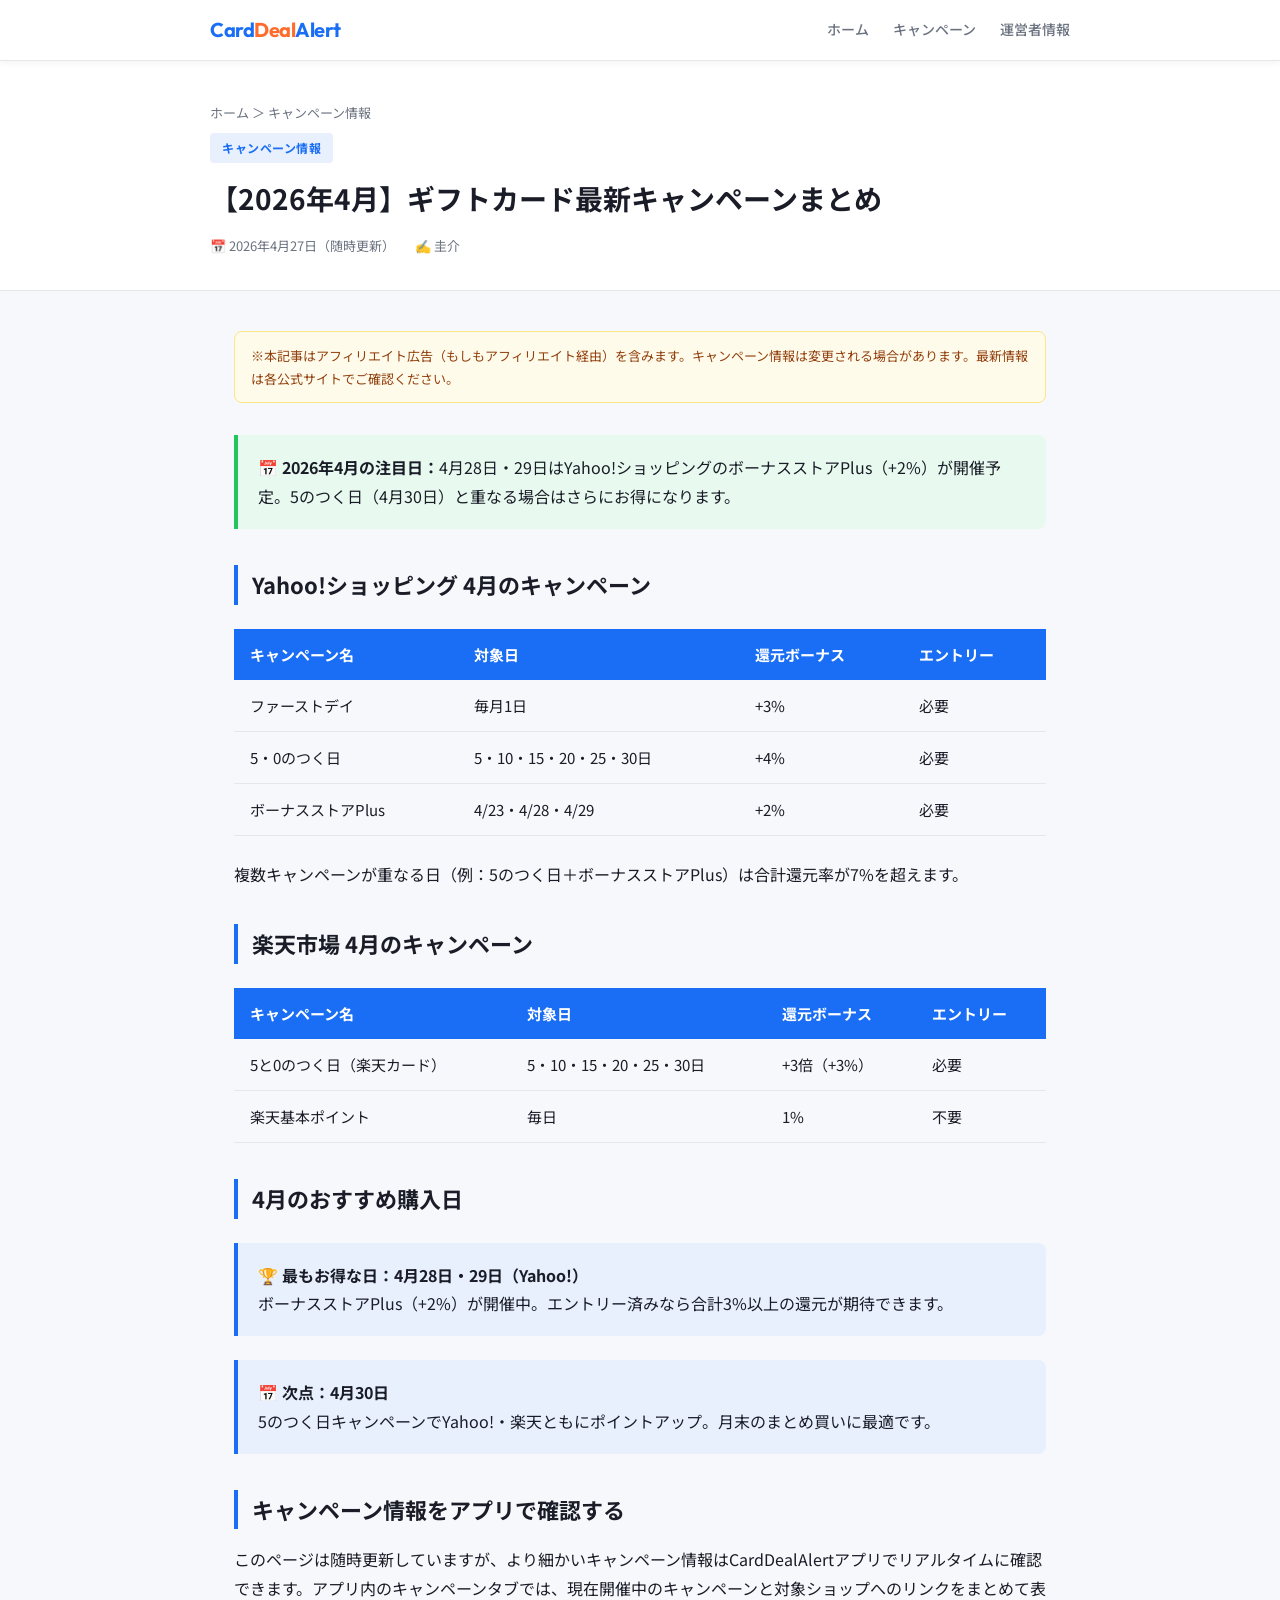
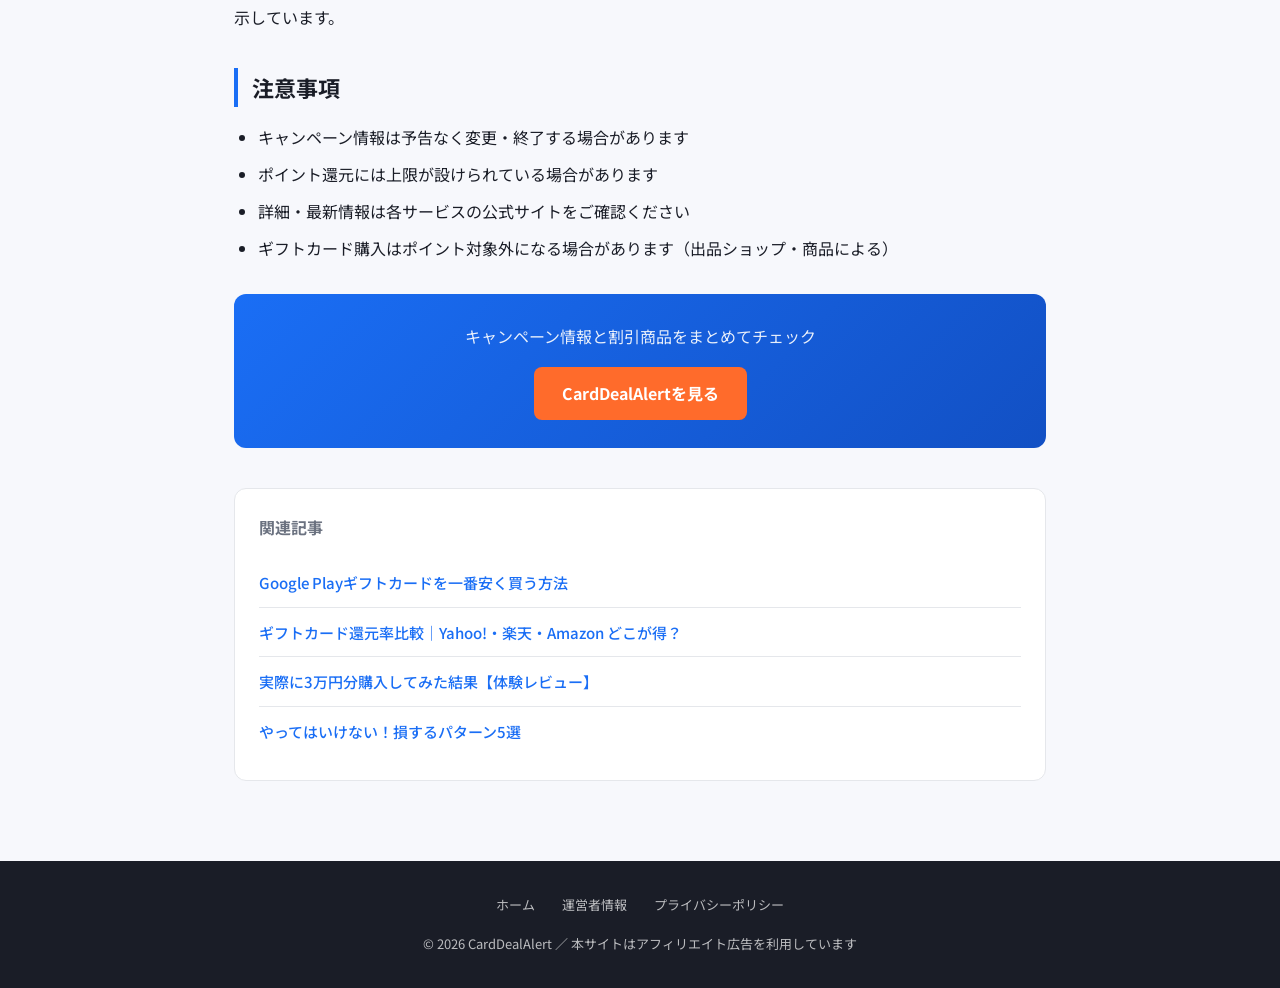
<file: article5.html>
<!DOCTYPE html>
<html lang="ja">
<head>
<meta charset="UTF-8">
<meta name="viewport" content="width=device-width, initial-scale=1.0">
<title>【2026年4月】ギフトカード最新キャンペーンまとめ｜CardDealAlert</title>
<meta name="description" content="2026年4月のYahoo!ショッピング・楽天市場のギフトカード関連キャンペーンをまとめました。ポイントアップデーや特別還元情報を随時更新しています。">
<link rel="stylesheet" href="style.css">
</head>
<body>

<header>
  <div class="header-inner">
    <div class="logo"><a href="index.html" style="color:inherit;text-decoration:none;">Card<span>Deal</span>Alert</a></div>
    <nav>
      <a href="index.html">ホーム</a>
      <a href="article5.html">キャンペーン</a>
      <a href="about.html">運営者情報</a>
    </nav>
  </div>
</header>

<div class="article-header">
  <div class="article-header-inner">
    <div class="breadcrumb"><a href="index.html">ホーム</a> ＞ キャンペーン情報</div>
    <div class="article-tag">キャンペーン情報</div>
    <h1>【2026年4月】ギフトカード最新キャンペーンまとめ</h1>
    <div class="article-meta-row">
      <span>📅 2026年4月27日（随時更新）</span>
      <span>✍️ 圭介</span>
    </div>
  </div>
</div>

<div class="container">

  <div class="affiliate-note">
    ※本記事はアフィリエイト広告（もしもアフィリエイト経由）を含みます。キャンペーン情報は変更される場合があります。最新情報は各公式サイトでご確認ください。
  </div>

  <div class="article-body">

    <div class="highlight-box green">
      <strong>📅 2026年4月の注目日：</strong>4月28日・29日はYahoo!ショッピングのボーナスストアPlus（+2%）が開催予定。5のつく日（4月30日）と重なる場合はさらにお得になります。
    </div>

    <h2>Yahoo!ショッピング 4月のキャンペーン</h2>

    <table>
      <tr><th>キャンペーン名</th><th>対象日</th><th>還元ボーナス</th><th>エントリー</th></tr>
      <tr><td>ファーストデイ</td><td>毎月1日</td><td>+3%</td><td>必要</td></tr>
      <tr><td>5・0のつく日</td><td>5・10・15・20・25・30日</td><td>+4%</td><td>必要</td></tr>
      <tr><td>ボーナスストアPlus</td><td>4/23・4/28・4/29</td><td>+2%</td><td>必要</td></tr>
    </table>

    <p>複数キャンペーンが重なる日（例：5のつく日＋ボーナスストアPlus）は合計還元率が7%を超えます。</p>

    <h2>楽天市場 4月のキャンペーン</h2>

    <table>
      <tr><th>キャンペーン名</th><th>対象日</th><th>還元ボーナス</th><th>エントリー</th></tr>
      <tr><td>5と0のつく日（楽天カード）</td><td>5・10・15・20・25・30日</td><td>+3倍（+3%）</td><td>必要</td></tr>
      <tr><td>楽天基本ポイント</td><td>毎日</td><td>1%</td><td>不要</td></tr>
    </table>

    <h2>4月のおすすめ購入日</h2>

    <div class="highlight-box">
      <strong>🏆 最もお得な日：4月28日・29日（Yahoo!）</strong><br>
      ボーナスストアPlus（+2%）が開催中。エントリー済みなら合計3%以上の還元が期待できます。
    </div>

    <div class="highlight-box" style="margin-top:12px;">
      <strong>📅 次点：4月30日</strong><br>
      5のつく日キャンペーンでYahoo!・楽天ともにポイントアップ。月末のまとめ買いに最適です。
    </div>

    <h2>キャンペーン情報をアプリで確認する</h2>
    <p>このページは随時更新していますが、より細かいキャンペーン情報はCardDealAlertアプリでリアルタイムに確認できます。アプリ内のキャンペーンタブでは、現在開催中のキャンペーンと対象ショップへのリンクをまとめて表示しています。</p>

    <h2>注意事項</h2>
    <ul>
      <li>キャンペーン情報は予告なく変更・終了する場合があります</li>
      <li>ポイント還元には上限が設けられている場合があります</li>
      <li>詳細・最新情報は各サービスの公式サイトをご確認ください</li>
      <li>ギフトカード購入はポイント対象外になる場合があります（出品ショップ・商品による）</li>
    </ul>

    <div class="cta-box">
      <p>キャンペーン情報と割引商品をまとめてチェック</p>
      <a href="index.html" class="btn">CardDealAlertを見る</a>
    </div>

  </div>

  <div class="related-articles">
    <h3>関連記事</h3>
    <ul>
      <li><a href="article1.html">Google Playギフトカードを一番安く買う方法</a></li>
      <li><a href="article2.html">ギフトカード還元率比較｜Yahoo!・楽天・Amazon どこが得？</a></li>
      <li><a href="article3.html">実際に3万円分購入してみた結果【体験レビュー】</a></li>
      <li><a href="article4.html">やってはいけない！損するパターン5選</a></li>
    </ul>
  </div>

</div>

<footer>
  <div class="footer-links">
    <a href="index.html">ホーム</a>
    <a href="about.html">運営者情報</a>
    <a href="privacy.html">プライバシーポリシー</a>
  </div>
  <p>© 2026 CardDealAlert ／ 本サイトはアフィリエイト広告を利用しています</p>
</footer>

</body>
</html>
</file>
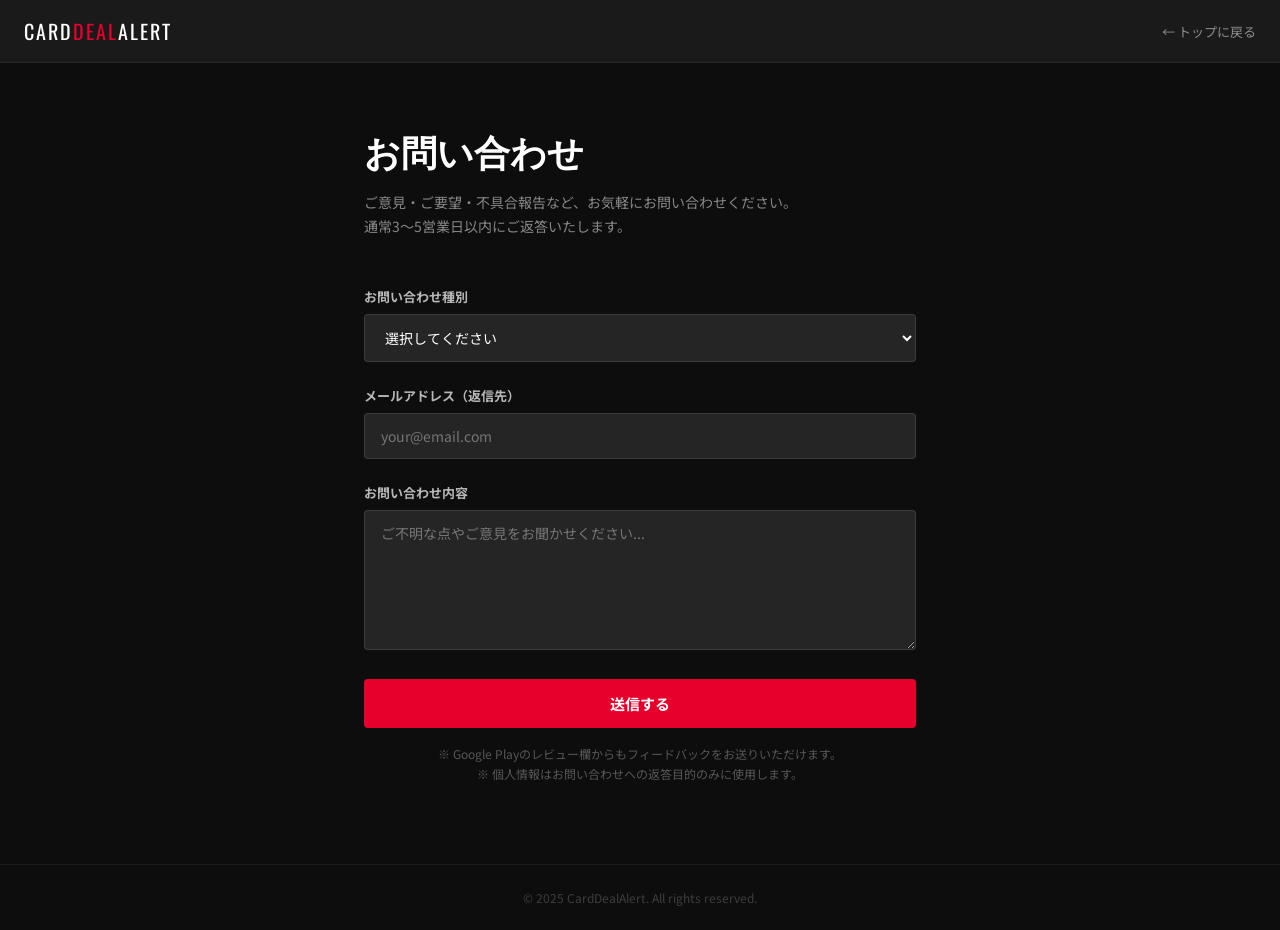
<file: contact.html>
<!DOCTYPE html>
<html lang="ja">
<head>
  <meta charset="UTF-8">
  <meta name="viewport" content="width=device-width, initial-scale=1.0">
  <title>お問い合わせ | CardDealAlert</title>
  <link rel="preconnect" href="https://fonts.googleapis.com">
  <link href="https://fonts.googleapis.com/css2?family=Noto+Sans+JP:wght@400;500;700&family=Oswald:wght@600&display=swap" rel="stylesheet">
  <style>
    :root {
      --red: #E8002D; --gold: #F5A800;
      --dark: #0D0D0D; --dark2: #1A1A1A; --dark3: #252525;
      --white: #FFFFFF;
    }
    *, *::before, *::after { box-sizing: border-box; margin: 0; padding: 0; }
    body { font-family: 'Noto Sans JP', sans-serif; background: var(--dark); color: var(--white); }
    header {
      background: var(--dark2);
      border-bottom: 1px solid rgba(255,255,255,0.06);
      padding: 16px 24px;
      display: flex; align-items: center; justify-content: space-between;
    }
    .logo { font-family: 'Oswald', sans-serif; font-size: 20px; letter-spacing: 2px; text-decoration: none; color: var(--white); }
    .logo span { color: var(--red); }
    .back { color: rgba(255,255,255,0.5); text-decoration: none; font-size: 13px; }
    .back:hover { color: var(--gold); }
    .container { max-width: 600px; margin: 0 auto; padding: 60px 24px 80px; }
    h1 { font-family: 'Oswald', sans-serif; font-size: 36px; margin-bottom: 12px; }
    .subtitle { color: rgba(255,255,255,0.5); font-size: 14px; margin-bottom: 48px; line-height: 1.7; }
    .form-group { margin-bottom: 24px; }
    label { display: block; font-size: 13px; font-weight: 700; color: rgba(255,255,255,0.7); margin-bottom: 8px; }
    input, textarea, select {
      width: 100%;
      background: var(--dark3);
      border: 1px solid rgba(255,255,255,0.1);
      border-radius: 4px;
      color: var(--white);
      font-family: 'Noto Sans JP', sans-serif;
      font-size: 14px;
      padding: 12px 16px;
      outline: none;
      transition: border-color 0.2s;
    }
    input:focus, textarea:focus, select:focus { border-color: var(--gold); }
    textarea { height: 140px; resize: vertical; }
    select option { background: var(--dark3); }
    .submit-btn {
      width: 100%;
      background: var(--red);
      color: var(--white);
      border: none;
      border-radius: 4px;
      font-family: 'Noto Sans JP', sans-serif;
      font-size: 15px;
      font-weight: 700;
      padding: 14px;
      cursor: pointer;
      transition: background 0.2s;
    }
    .submit-btn:hover { background: #B5001F; }
    .note { font-size: 12px; color: rgba(255,255,255,0.3); margin-top: 16px; text-align: center; line-height: 1.7; }
    footer { text-align: center; padding: 24px; font-size: 12px; color: rgba(255,255,255,0.2); border-top: 1px solid rgba(255,255,255,0.06); }
  </style>
</head>
<body>
  <header>
    <a class="logo" href="index.html">CARD<span>DEAL</span>ALERT</a>
    <a class="back" href="index.html">← トップに戻る</a>
  </header>

  <div class="container">
    <h1>お問い合わせ</h1>
    <p class="subtitle">
      ご意見・ご要望・不具合報告など、お気軽にお問い合わせください。<br>
      通常3〜5営業日以内にご返答いたします。
    </p>

    <!-- Google Forms等に差し替え推奨 -->
    <form action="https://formspree.io/f/YOUR_FORM_ID" method="POST">
      <div class="form-group">
        <label for="category">お問い合わせ種別</label>
        <select id="category" name="category">
          <option value="">選択してください</option>
          <option value="bug">不具合・バグ報告</option>
          <option value="feature">機能リクエスト</option>
          <option value="notification">通知に関するご質問</option>
          <option value="affiliate">アフィリエイト・広告について</option>
          <option value="other">その他</option>
        </select>
      </div>

      <div class="form-group">
        <label for="email">メールアドレス（返信先）</label>
        <input type="email" id="email" name="email" placeholder="your@email.com">
      </div>

      <div class="form-group">
        <label for="message">お問い合わせ内容</label>
        <textarea id="message" name="message" placeholder="ご不明な点やご意見をお聞かせください..."></textarea>
      </div>

      <button type="submit" class="submit-btn">送信する</button>
      <p class="note">
        ※ Google Playのレビュー欄からもフィードバックをお送りいただけます。<br>
        ※ 個人情報はお問い合わせへの返答目的のみに使用します。
      </p>
    </form>
  </div>

  <footer>© 2025 CardDealAlert. All rights reserved.</footer>
</body>
</html>
</file>
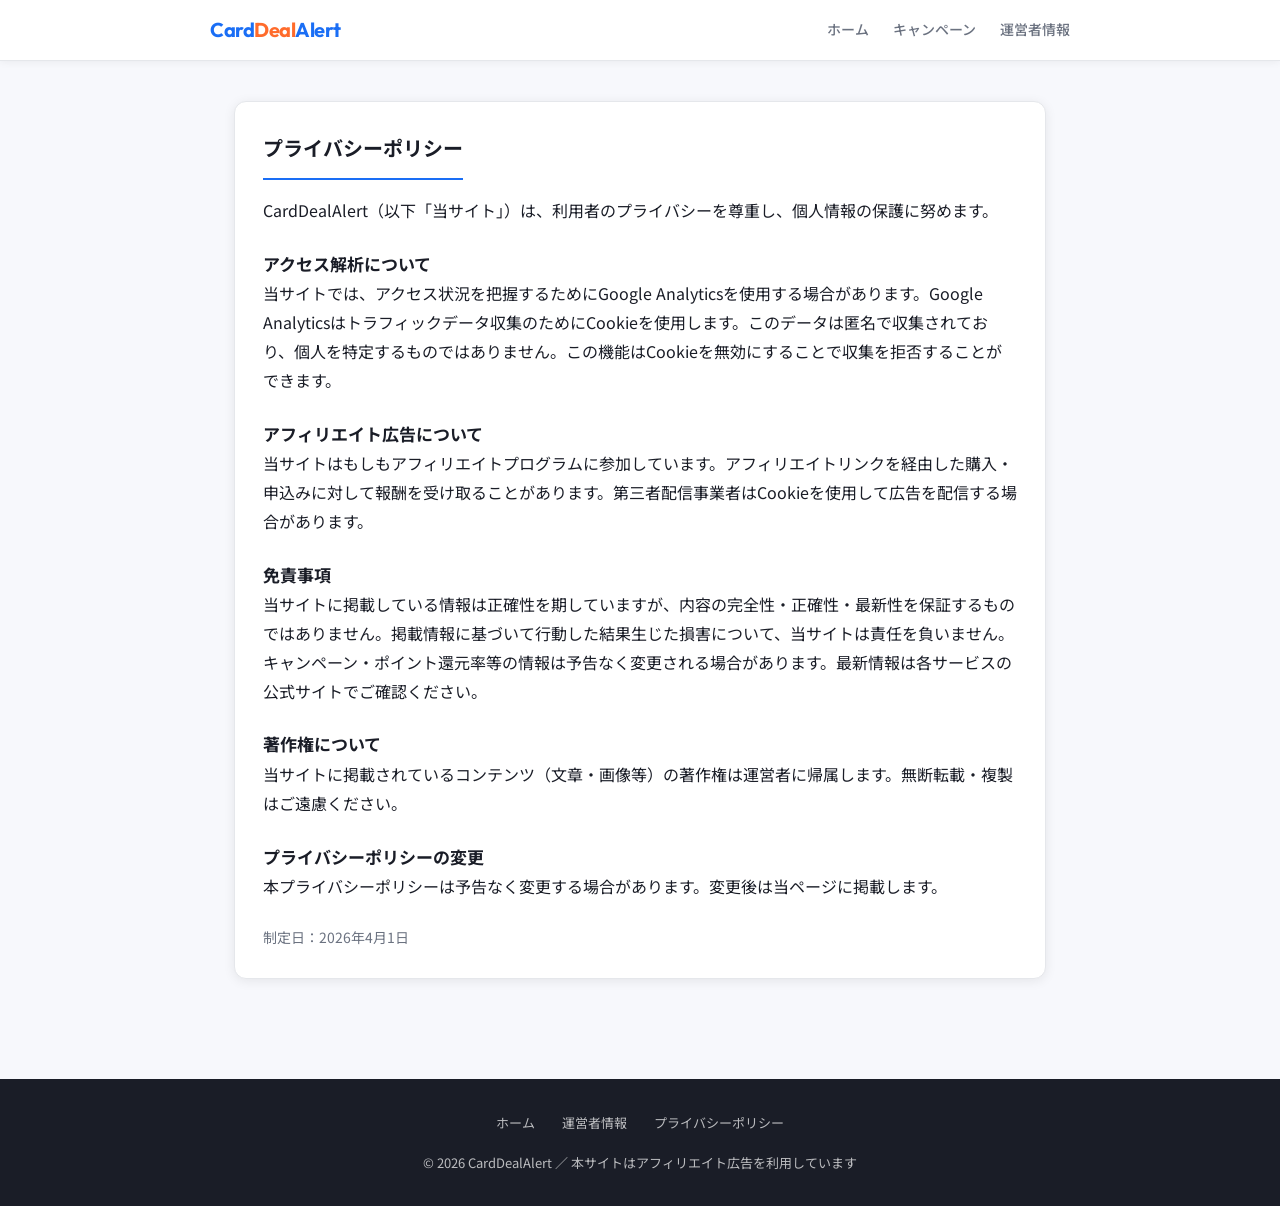
<file: privacy.html>
<!DOCTYPE html>
<html lang="ja">
<head>
<meta charset="UTF-8">
<meta name="viewport" content="width=device-width, initial-scale=1.0">
<title>プライバシーポリシー｜CardDealAlert</title>
<link rel="stylesheet" href="style.css">
</head>
<body>

<header>
  <div class="header-inner">
    <div class="logo"><a href="index.html" style="color:inherit;text-decoration:none;">Card<span>Deal</span>Alert</a></div>
    <nav>
      <a href="index.html">ホーム</a>
      <a href="article5.html">キャンペーン</a>
      <a href="about.html">運営者情報</a>
    </nav>
  </div>
</header>

<div class="container">
  <div class="card">
    <h2>プライバシーポリシー</h2>

    <p>CardDealAlert（以下「当サイト」）は、利用者のプライバシーを尊重し、個人情報の保護に努めます。</p>

    <h3 style="margin-top:24px; font-size:17px;">アクセス解析について</h3>
    <p>当サイトでは、アクセス状況を把握するためにGoogle Analyticsを使用する場合があります。Google Analyticsはトラフィックデータ収集のためにCookieを使用します。このデータは匿名で収集されており、個人を特定するものではありません。この機能はCookieを無効にすることで収集を拒否することができます。</p>

    <h3 style="margin-top:24px; font-size:17px;">アフィリエイト広告について</h3>
    <p>当サイトはもしもアフィリエイトプログラムに参加しています。アフィリエイトリンクを経由した購入・申込みに対して報酬を受け取ることがあります。第三者配信事業者はCookieを使用して広告を配信する場合があります。</p>

    <h3 style="margin-top:24px; font-size:17px;">免責事項</h3>
    <p>当サイトに掲載している情報は正確性を期していますが、内容の完全性・正確性・最新性を保証するものではありません。掲載情報に基づいて行動した結果生じた損害について、当サイトは責任を負いません。</p>
    <p>キャンペーン・ポイント還元率等の情報は予告なく変更される場合があります。最新情報は各サービスの公式サイトでご確認ください。</p>

    <h3 style="margin-top:24px; font-size:17px;">著作権について</h3>
    <p>当サイトに掲載されているコンテンツ（文章・画像等）の著作権は運営者に帰属します。無断転載・複製はご遠慮ください。</p>

    <h3 style="margin-top:24px; font-size:17px;">プライバシーポリシーの変更</h3>
    <p>本プライバシーポリシーは予告なく変更する場合があります。変更後は当ページに掲載します。</p>

    <p style="margin-top:24px; color:#6b7280; font-size:14px;">制定日：2026年4月1日</p>
  </div>
</div>

<footer>
  <div class="footer-links">
    <a href="index.html">ホーム</a>
    <a href="about.html">運営者情報</a>
    <a href="privacy.html">プライバシーポリシー</a>
  </div>
  <p>© 2026 CardDealAlert ／ 本サイトはアフィリエイト広告を利用しています</p>
</footer>

</body>
</html>
</file>
<file: style.css>
@import url('https://fonts.googleapis.com/css2?family=Noto+Sans+JP:wght@400;500;700&family=Outfit:wght@600;700&display=swap');

:root {
  --primary: #1a6ef5;
  --primary-dark: #1250c4;
  --accent: #ff6b2b;
  --bg: #f7f8fc;
  --surface: #ffffff;
  --text: #1a1d27;
  --text-muted: #6b7280;
  --border: #e5e7eb;
  --radius: 12px;
  --shadow: 0 2px 12px rgba(0,0,0,0.08);
}

* { margin: 0; padding: 0; box-sizing: border-box; }

body {
  font-family: 'Noto Sans JP', sans-serif;
  background: var(--bg);
  color: var(--text);
  line-height: 1.8;
  font-size: 16px;
}

a { color: var(--primary); text-decoration: none; }
a:hover { text-decoration: underline; }

/* ヘッダー */
header {
  background: var(--surface);
  border-bottom: 1px solid var(--border);
  padding: 0 24px;
  position: sticky;
  top: 0;
  z-index: 100;
  box-shadow: 0 1px 8px rgba(0,0,0,0.06);
}
.header-inner {
  max-width: 860px;
  margin: 0 auto;
  display: flex;
  align-items: center;
  justify-content: space-between;
  height: 60px;
}
.logo {
  font-family: 'Outfit', sans-serif;
  font-size: 20px;
  font-weight: 700;
  color: var(--primary);
  letter-spacing: -0.5px;
}
.logo span { color: var(--accent); }
nav { display: flex; gap: 24px; }
nav a { font-size: 14px; color: var(--text-muted); font-weight: 500; }
nav a:hover { color: var(--primary); text-decoration: none; }

/* メインレイアウト */
.container {
  max-width: 860px;
  margin: 0 auto;
  padding: 40px 24px 80px;
}

/* ヒーロー */
.hero {
  background: linear-gradient(135deg, #1a6ef5 0%, #1250c4 100%);
  color: white;
  padding: 60px 24px;
  text-align: center;
}
.hero h1 {
  font-family: 'Outfit', sans-serif;
  font-size: 32px;
  font-weight: 700;
  margin-bottom: 16px;
  line-height: 1.3;
}
.hero p {
  font-size: 17px;
  opacity: 0.9;
  max-width: 560px;
  margin: 0 auto 24px;
}
.hero .badge {
  display: inline-block;
  background: rgba(255,255,255,0.2);
  border: 1px solid rgba(255,255,255,0.4);
  border-radius: 20px;
  padding: 6px 16px;
  font-size: 13px;
  margin-bottom: 20px;
}

/* カード */
.card {
  background: var(--surface);
  border-radius: var(--radius);
  border: 1px solid var(--border);
  padding: 28px;
  box-shadow: var(--shadow);
  margin-bottom: 20px;
}
.card h2 {
  font-size: 20px;
  font-weight: 700;
  margin-bottom: 16px;
  padding-bottom: 12px;
  border-bottom: 2px solid var(--primary);
  display: inline-block;
}

/* 記事リスト */
.article-list { list-style: none; }
.article-list li {
  border-bottom: 1px solid var(--border);
  padding: 16px 0;
  display: flex;
  align-items: flex-start;
  gap: 16px;
}
.article-list li:last-child { border-bottom: none; }
.article-num {
  background: var(--primary);
  color: white;
  width: 28px;
  height: 28px;
  border-radius: 50%;
  display: flex;
  align-items: center;
  justify-content: center;
  font-size: 13px;
  font-weight: 700;
  flex-shrink: 0;
  margin-top: 2px;
}
.article-list a {
  font-size: 16px;
  font-weight: 500;
  line-height: 1.5;
}
.article-meta { font-size: 13px; color: var(--text-muted); margin-top: 4px; }

/* 記事ページ */
.article-header {
  background: var(--surface);
  border-bottom: 1px solid var(--border);
  padding: 40px 24px 32px;
}
.article-header-inner { max-width: 860px; margin: 0 auto; }
.article-tag {
  display: inline-block;
  background: #e8f0fe;
  color: var(--primary);
  font-size: 12px;
  font-weight: 700;
  padding: 4px 12px;
  border-radius: 4px;
  margin-bottom: 16px;
  letter-spacing: 0.5px;
}
.article-header h1 {
  font-size: 28px;
  font-weight: 700;
  line-height: 1.4;
  margin-bottom: 16px;
}
.article-meta-row {
  display: flex;
  gap: 20px;
  font-size: 13px;
  color: var(--text-muted);
  align-items: center;
}

/* 記事本文 */
.article-body h2 {
  font-size: 22px;
  font-weight: 700;
  margin: 36px 0 16px;
  padding-left: 14px;
  border-left: 4px solid var(--primary);
}
.article-body h3 {
  font-size: 18px;
  font-weight: 700;
  margin: 28px 0 12px;
}
.article-body p { margin-bottom: 16px; }
.article-body ul, .article-body ol {
  padding-left: 24px;
  margin-bottom: 16px;
}
.article-body li { margin-bottom: 8px; }

/* ハイライトボックス */
.highlight-box {
  background: #e8f0fe;
  border-left: 4px solid var(--primary);
  border-radius: 0 8px 8px 0;
  padding: 18px 20px;
  margin: 24px 0;
}
.highlight-box.orange {
  background: #fff3ed;
  border-color: var(--accent);
}
.highlight-box.green {
  background: #e8faf0;
  border-color: #22c55e;
}

/* テーブル */
table {
  width: 100%;
  border-collapse: collapse;
  margin: 24px 0;
  font-size: 15px;
}
th {
  background: var(--primary);
  color: white;
  padding: 12px 16px;
  text-align: left;
  font-weight: 700;
}
td { padding: 12px 16px; border-bottom: 1px solid var(--border); }
tr:nth-child(even) td { background: #f7f8fc; }

/* アフィリエイト注記 */
.affiliate-note {
  background: #fffbeb;
  border: 1px solid #fde68a;
  border-radius: 8px;
  padding: 12px 16px;
  font-size: 13px;
  color: #92400e;
  margin-bottom: 32px;
}

/* CTA */
.cta-box {
  background: linear-gradient(135deg, #1a6ef5, #1250c4);
  color: white;
  border-radius: var(--radius);
  padding: 28px;
  text-align: center;
  margin: 32px 0;
}
.cta-box p { opacity: 0.9; margin-bottom: 16px; }
.btn {
  display: inline-block;
  background: var(--accent);
  color: white;
  padding: 12px 28px;
  border-radius: 8px;
  font-weight: 700;
  font-size: 16px;
}
.btn:hover { opacity: 0.9; text-decoration: none; }

/* パンくず */
.breadcrumb {
  font-size: 13px;
  color: var(--text-muted);
  margin-bottom: 8px;
}
.breadcrumb a { color: var(--text-muted); }

/* 内部リンク */
.related-articles {
  background: var(--surface);
  border: 1px solid var(--border);
  border-radius: var(--radius);
  padding: 24px;
  margin-top: 40px;
}
.related-articles h3 {
  font-size: 16px;
  font-weight: 700;
  margin-bottom: 16px;
  color: var(--text-muted);
}
.related-articles ul { list-style: none; }
.related-articles li {
  padding: 10px 0;
  border-bottom: 1px solid var(--border);
}
.related-articles li:last-child { border-bottom: none; }
.related-articles a { font-size: 15px; font-weight: 500; }

/* フッター */
footer {
  background: var(--text);
  color: rgba(255,255,255,0.7);
  text-align: center;
  padding: 32px 24px;
  font-size: 13px;
}
footer a { color: rgba(255,255,255,0.7); margin: 0 12px; }
footer a:hover { color: white; }
.footer-links { margin-bottom: 16px; }

/* レスポンシブ */
@media (max-width: 640px) {
  .hero h1 { font-size: 24px; }
  .article-header h1 { font-size: 22px; }
  nav { display: none; }
  table { font-size: 13px; }
  th, td { padding: 8px 10px; }
}
</file>
